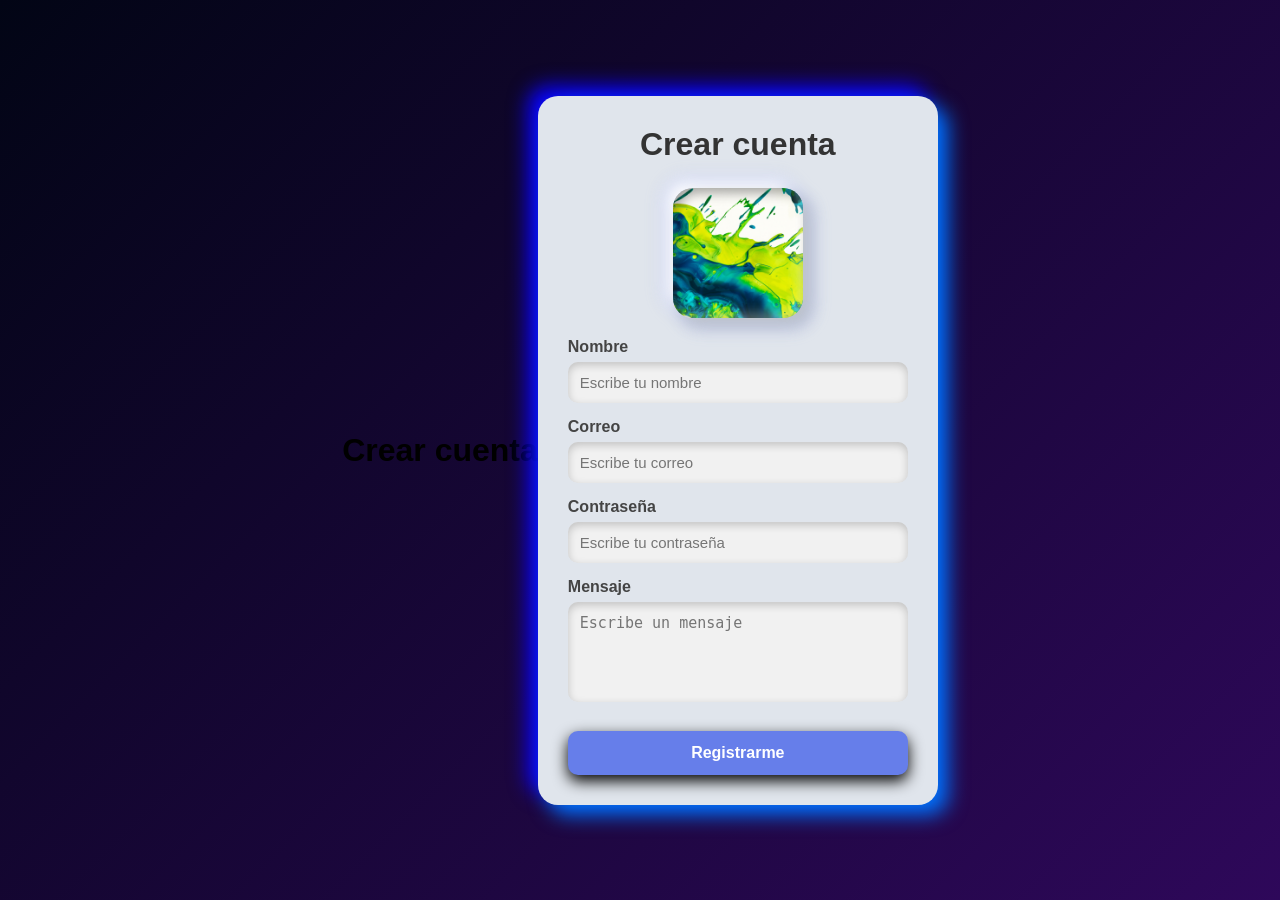
<file: index.html>
<!DOCTYPE html>
<html lang="es">
<head>
    <meta charset="UTF-8">
    <meta name="viewport" content="width=device-width, initial-scale=1.0">
    <title>Formulario con sombras</title>
    <link rel="stylesheet" href="style.css">
</head>

<body>

   

<h1>Crear cuenta</h1>

    <form class="formulario">


        <h1>Crear cuenta</h1>

         <div class="imagen-formulario">
    <img src="imagen.jpg" alt="Imagen del formulario">
</div>

        <label for="nombre">Nombre</label>
        <input type="text" id="nombre" placeholder="Escribe tu nombre">

        <label for="correo">Correo</label>
        <input type="email" id="correo" placeholder="Escribe tu correo">

        <label for="password">Contraseña</label>
        <input type="password" id="password" placeholder="Escribe tu contraseña">

        <label for="mensaje">Mensaje</label>
        <textarea id="mensaje" placeholder="Escribe un mensaje"></textarea>

        <button type="submit">Registrarme</button>


    </form>

</body>
</html>
</file>
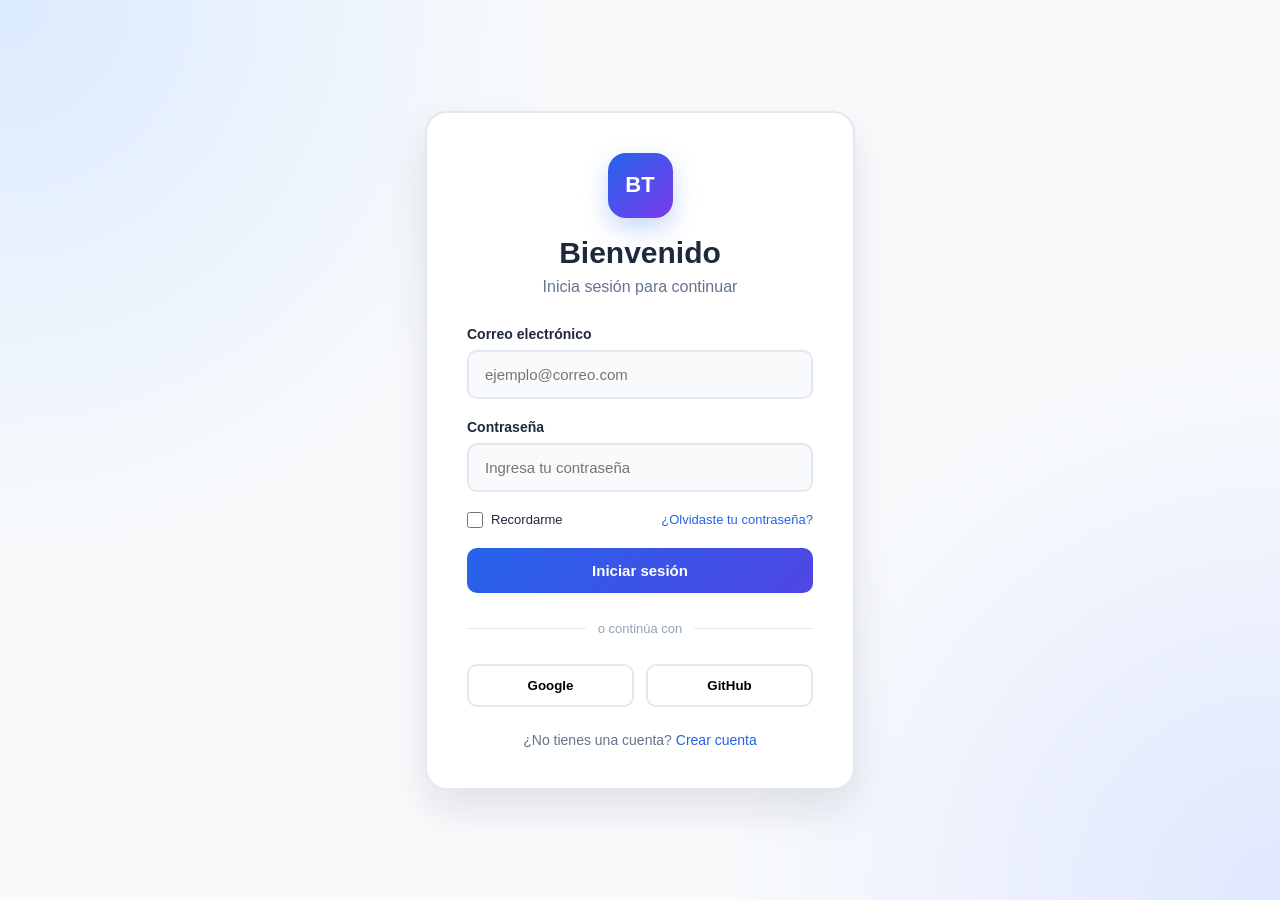
<file: pseudo_codigo/index.html>
<!DOCTYPE html>
<html lang="es">
<head>
    <meta charset="UTF-8">
    <meta name="viewport" content="width=device-width, initial-scale=1.0">

    <title>Login - Mi Proyecto</title>

    <link rel="stylesheet" href="style.css">
</head>

<body>

    <main class="contenedor">

        <section class="login-card">

            <div class="login-header">
                <div class="logo">BT</div>

                <h1>Bienvenido</h1>

                <p>
                    Inicia sesión para continuar
                </p>
            </div>

            <form class="login-form">

                <div class="campo">
                    <label for="correo">
                        Correo electrónico
                    </label>

                    <input
                        type="email"
                        id="correo"
                        name="correo"
                        placeholder="ejemplo@correo.com"
                        required
                    >
                </div>

                <div class="campo">
                    <label for="password">
                        Contraseña
                    </label>

                    <input
                        type="password"
                        id="password"
                        name="password"
                        placeholder="Ingresa tu contraseña"
                        required
                    >
                </div>

                <div class="opciones">

                    <label class="recordar">
                        <input type="checkbox">
                        <span>Recordarme</span>
                    </label>

                    <a href="#">¿Olvidaste tu contraseña?</a>

                </div>

                <button class="btn-login" type="submit">
                    Iniciar sesión
                </button>

            </form>

            <div class="separador">
                <span>o continúa con</span>
            </div>

            <div class="redes">

                <button class="btn-social" type="button">
                    Google
                </button>

                <button class="btn-social" type="button">
                    GitHub
                </button>

            </div>

            <p class="registro">
                ¿No tienes una cuenta?
                <a href="#">Crear cuenta</a>
            </p>

        </section>

    </main>

</body>
</html>
</file>
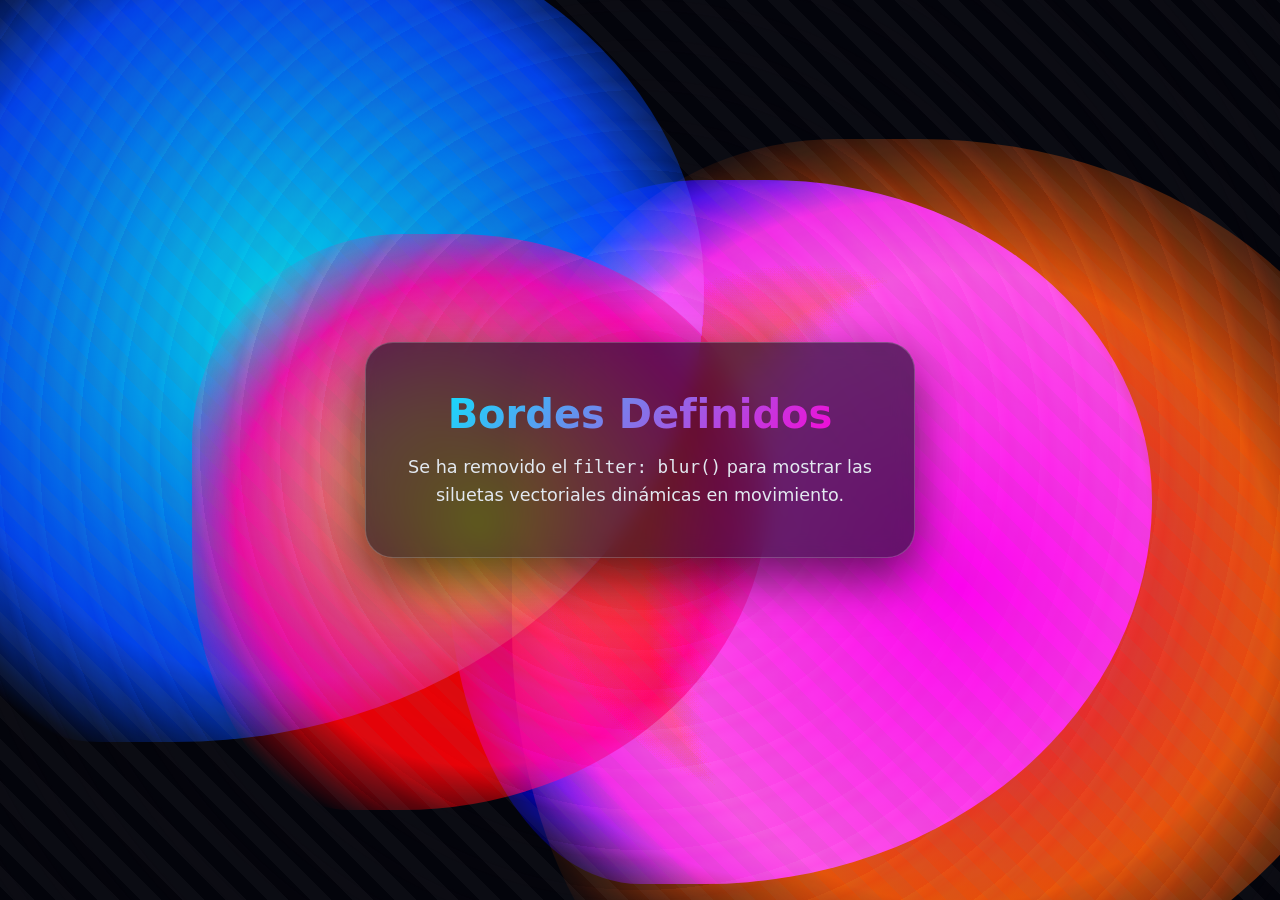
<file: ejer2.html>
<!DOCTYPE html>
<html lang="es">
<head>
  <meta charset="UTF-8">
  <meta name="viewport" content="width=device-width, initial-scale=1.0">
  <title>Fondo ULTRA Animado - Sin Desenfoque</title>
  <style>
    /* === RESET === */
    * {
      box-sizing: border-box;
      margin: 0;
      padding: 0;
    }

    body {
      font-family: 'Segoe UI', system-ui, sans-serif;
      background-color: #020208;
      color: #ffffff;
      min-height: 100vh;
      overflow: hidden;
      display: flex;
      justify-content: center;
      align-items: center;
    }

    /* === CONTENEDOR PRINCIPAL DEL FONDO === */
    .animated-bg {
      position: fixed;
      top: 0;
      left: 0;
      width: 100vw;
      height: 100vh;
      z-index: -1;
      background: #03030a;
      overflow: hidden;
      animation: canvasZoom 18s ease-in-out infinite alternate;
    }

    /* === ESTILO BASE DE LOS MANCHONES / ORBES (SIN BLUR) === */
    .blob {
      position: absolute;
      border-radius: 40% 60% 70% 30% / 40% 50% 60% 50%;
      /* filter: blur(50px); SE ELIMINA EL DESENFOQUE PARA VER LOS BORDES DEFINIDOS */
      pointer-events: none;
      opacity: 0.9;
    }

    /* 1. Orbe Cyan Eléctrico */
    .blob-cyan {
      top: -10%;
      left: -10%;
      width: 65vw;
      height: 65vw;
      background: radial-gradient(circle, #00f0ff 0%, #0044ff 60%, transparent 80%);
      mix-blend-mode: screen;
      animation: 
        morph 12s ease-in-out infinite alternate,
        moveCyan 16s ease-in-out infinite alternate,
        spin 25s linear infinite;
    }

    /* 2. Orbe Fuego / Naranja Neón */
    .blob-orange {
      bottom: -15%;
      right: -10%;
      width: 70vw;
      height: 70vw;
      background: radial-gradient(circle, #ff0055 0%, #ff5500 50%, transparent 80%);
      mix-blend-mode: screen;
      animation: 
        morph 15s ease-in-out infinite alternate-reverse,
        moveOrange 20s ease-in-out infinite alternate-reverse,
        spinReverse 30s linear infinite;
    }

    /* 3. Orbe Magenta / Violeta Intenso */
    .blob-magenta {
      top: 20%;
      right: 10%;
      width: 55vw;
      height: 55vw;
      background: radial-gradient(circle, #ff00d4 0%, #7000ff 70%, transparent 85%);
      mix-blend-mode: color-dodge;
      animation: 
        morph 10s ease-in-out infinite alternate,
        moveMagenta 14s ease-in-out infinite alternate;
    }

    /* 4. Orbe Amarillo / Neón Central */
    .blob-yellow {
      bottom: 10%;
      left: 15%;
      width: 45vw;
      height: 45vw;
      background: radial-gradient(circle, #ffe600 0%, #ff0055 60%, transparent 80%);
      mix-blend-mode: hard-light;
      animation: 
        morph 14s ease-in-out infinite alternate-reverse,
        moveYellow 18s ease-in-out infinite alternate;
    }

    /* === CAPAS DE TEXTURA === */

    /* Rejilla de ondas giratorias */
    .wave-grid {
      position: absolute;
      width: 250%;
      height: 250%;
      top: -75%;
      left: -75%;
      background: repeating-radial-gradient(
        circle at 50% 50%,
        rgba(255, 255, 255, 0.12) 0px,
        transparent 10px,
        rgba(0, 240, 255, 0.08) 20px,
        transparent 40px
      );
      mix-blend-mode: overlay;
      animation: spin 35s linear infinite, gridPulse 8s ease-in-out infinite alternate;
      pointer-events: none;
    }

    /* Líneas diagonales deslizantes */
    .sliding-lines {
      position: absolute;
      width: 200%;
      height: 200%;
      top: -50%;
      left: -50%;
      background: repeating-linear-gradient(
        45deg,
        rgba(255, 255, 255, 0.04) 0px,
        rgba(255, 255, 255, 0.04) 15px,
        transparent 15px,
        transparent 30px
      );
      mix-blend-mode: difference;
      animation: slideLines 20s linear infinite;
      pointer-events: none;
    }

    /* === KEYFRAMES === */

    @keyframes morph {
      0% {
        border-radius: 40% 60% 70% 30% / 40% 50% 60% 50%;
      }
      34% {
        border-radius: 70% 30% 50% 50% / 30% 60% 40% 70%;
      }
      67% {
        border-radius: 30% 70% 30% 70% / 70% 30% 70% 30%;
      }
      100% {
        border-radius: 60% 40% 60% 40% / 50% 60% 30% 70%;
      }
    }

    @keyframes moveCyan {
      0% { transform: translate(0, 0) scale(1); }
      50% { transform: translate(25vw, 20vh) scale(1.2); }
      100% { transform: translate(-10vw, 35vh) scale(0.85); }
    }

    @keyframes moveOrange {
      0% { transform: translate(0, 0) scale(1); }
      50% { transform: translate(-30vw, -25vh) scale(1.25); }
      100% { transform: translate(10vw, -40vh) scale(0.9); }
    }

    @keyframes moveMagenta {
      0% { transform: translate(0, 0) scale(0.9); }
      50% { transform: translate(-20vw, 15vh) scale(1.3); }
      100% { transform: translate(15vw, -20vh) scale(0.95); }
    }

    @keyframes moveYellow {
      0% { transform: translate(0, 0) scale(1); }
      50% { transform: translate(20vw, -30vh) scale(1.15); }
      100% { transform: translate(-15vw, 10vh) scale(0.8); }
    }

    @keyframes spin {
      0% { transform: rotate(0deg); }
      100% { transform: rotate(360deg); }
    }

    @keyframes spinReverse {
      0% { transform: rotate(360deg); }
      100% { transform: rotate(0deg); }
    }

    @keyframes slideLines {
      0% { transform: translate(0, 0); }
      100% { transform: translate(50px, 50px); }
    }

    @keyframes canvasZoom {
      0% { transform: scale(1); }
      100% { transform: scale(1.08); }
    }

    @keyframes gridPulse {
      0% { opacity: 0.3; }
      100% { opacity: 0.8; }
    }

    /* === TARJETA === */
    .glass-card {
      position: relative;
      background: rgba(8, 12, 28, 0.6);
      backdrop-filter: blur(10px);
      -webkit-backdrop-filter: blur(10px);
      border: 1.5px solid rgba(255, 255, 255, 0.2);
      border-radius: 28px;
      padding: 3rem 2.5rem;
      max-width: 550px;
      text-align: center;
      box-shadow: 0 20px 50px rgba(0, 0, 0, 0.6);
    }

    .glass-card h1 {
      font-size: 2.5rem;
      font-weight: 900;
      margin-bottom: 1rem;
      background: linear-gradient(135deg, #00f0ff, #ff00d4, #ffe600);
      background-size: 200% auto;
      -webkit-background-clip: text;
      -webkit-text-fill-color: transparent;
      
    }

    .glass-card p {
      color: #e2e8f0;
      font-size: 1.1rem;
      line-height: 1.6;
    }
  </style>
</head>
<body>

  <div class="animated-bg">
    <div class="blob blob-cyan"></div>
    <div class="blob blob-orange"></div>
    <div class="blob blob-magenta"></div>
    <div class="blob blob-yellow"></div>
    <div class="wave-grid"></div>
    <div class="sliding-lines"></div>
  </div>

  <main class="glass-card">
    <h1>Bordes Definidos</h1>
    <p>
      Se ha removido el <code>filter: blur()</code> para mostrar las siluetas vectoriales dinámicas en movimiento.
    </p>
  </main>

</body>
</html>
</file>
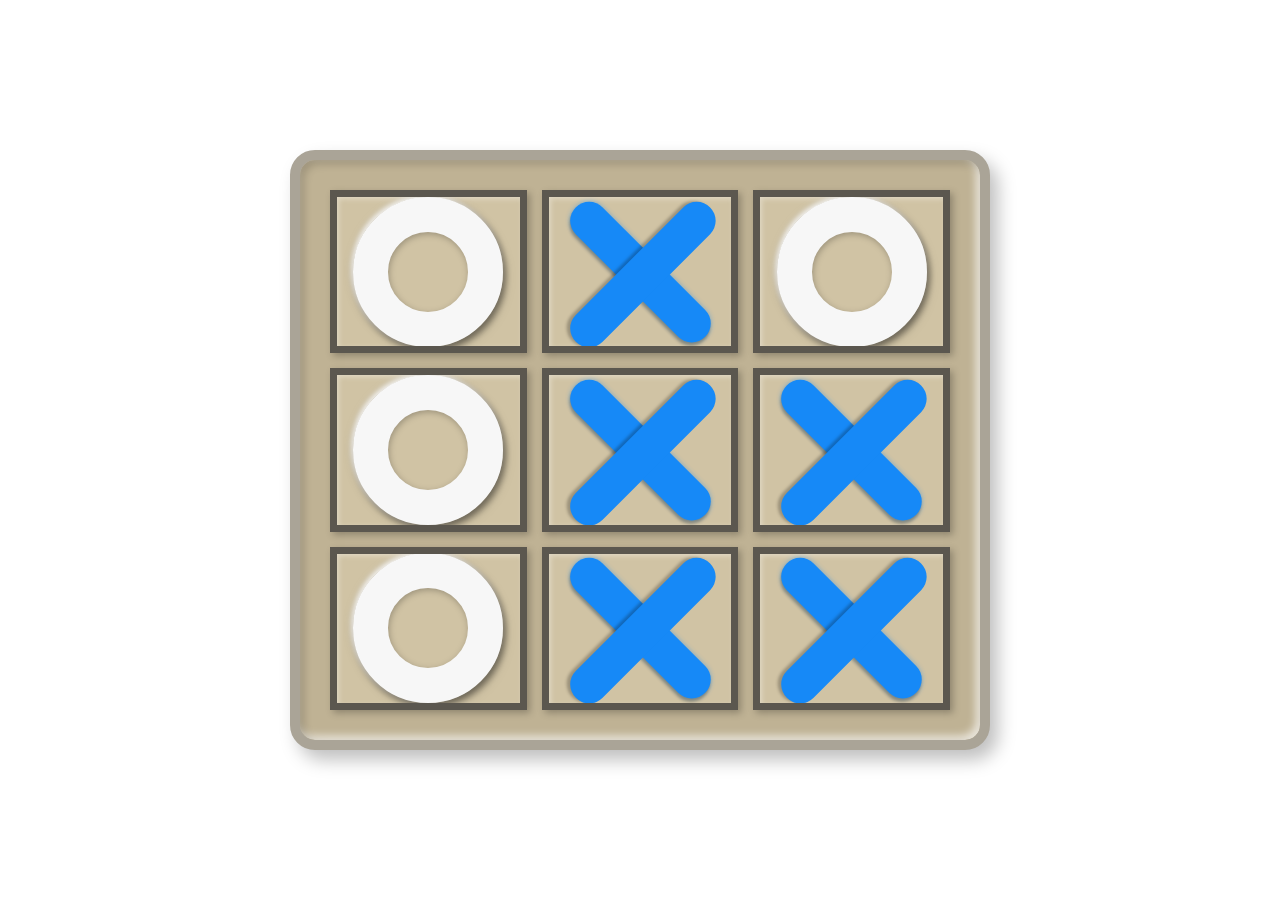
<file: ejercicio.html>
<!DOCTYPE html>
<html lang="es">
<head>
    <meta charset="UTF-8">
    <meta name="viewport" content="width=device-width, initial-scale=1.0">

    <title>Tres en Raya</title>

    <link rel="stylesheet" href="ejercicio.css">
</head>

<body>

    <main class="tablero">

        <div class="casilla">
            <div class="o"></div>
        </div>

        <div class="casilla">
            <div class="x"></div>
        </div>

        <div class="casilla">
            <div class="o"></div>
        </div>


        <div class="casilla">
            <div class="o"></div>
        </div>

        <div class="casilla">
            <div class="x"></div>
        </div>

        <div class="casilla">
            <div class="x"></div>
        </div>


        <div class="casilla">
            <div class="o"></div>
        </div>

        <div class="casilla">
            <div class="x"></div>
        </div>

        <div class="casilla">
            <div class="x"></div>
        </div>

    </main>

</body>
</html>
</file>
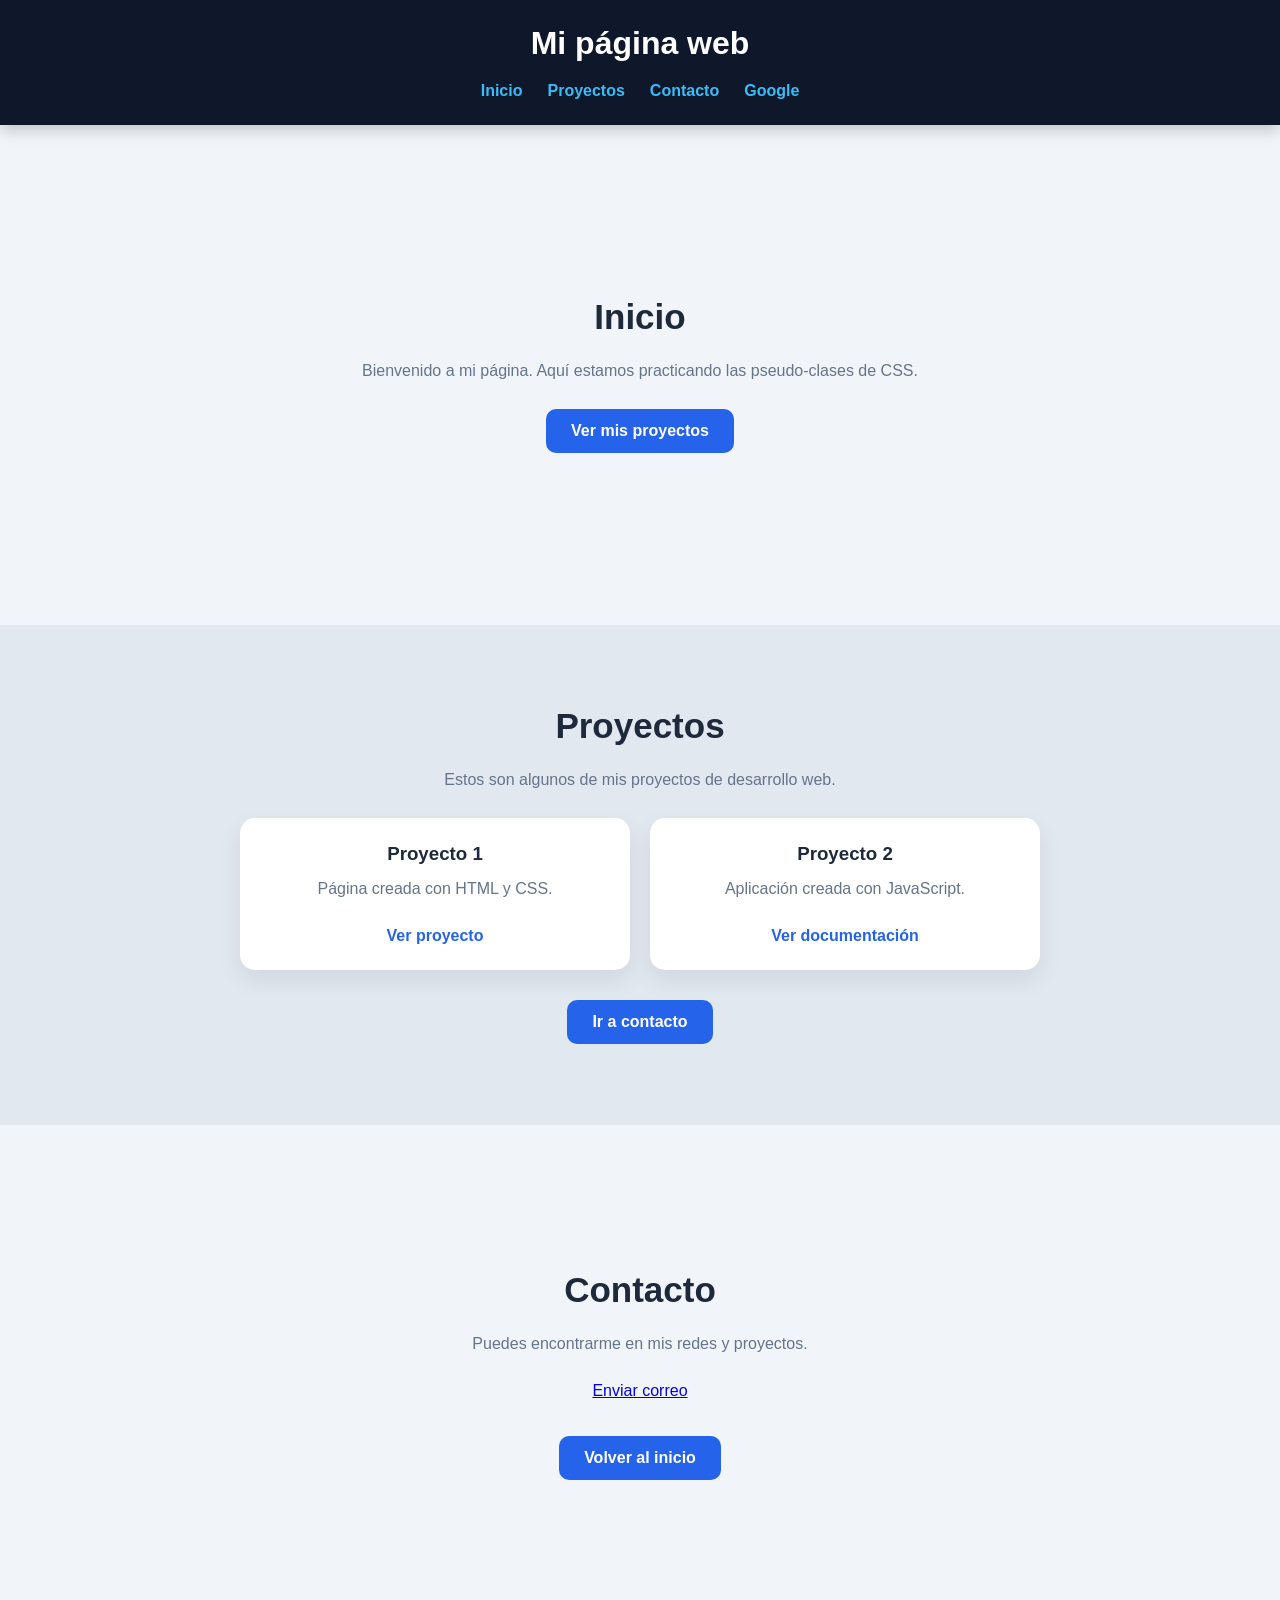
<file: pseudo_codigo/ej2.html>
<!DOCTYPE html>
<html lang="es">
<head>
    <meta charset="UTF-8">
    <meta name="viewport" content="width=device-width, initial-scale=1.0">

    <title>Pseudo-clases de enlaces</title>

    <link rel="stylesheet" href="ej.css">
</head>

<body>

    <header class="header">

        <h1>Mi página web</h1>

        <nav>
            <a href="#inicio">Inicio</a>
            <a href="#proyectos">Proyectos</a>
            <a href="#contacto">Contacto</a>

            <a href="https://www.google.com" target="_blank">
                Google
            </a>
        </nav>

    </header>


    <main>

        <!-- ========================= -->
        <!-- INICIO -->
        <!-- ========================= -->

        <section id="inicio" class="seccion">

            <h2>Inicio</h2>

            <p>
                Bienvenido a mi página. Aquí estamos
                practicando las pseudo-clases de CSS.
            </p>

            <a href="#proyectos" class="boton">
                Ver mis proyectos
            </a>

        </section>


        <!-- ========================= -->
        <!-- PROYECTOS -->
        <!-- ========================= -->

        <section id="proyectos" class="seccion">

            <h2>Proyectos</h2>

            <p>
                Estos son algunos de mis proyectos
                de desarrollo web.
            </p>

            <div class="proyectos">

                <article>
                    <h3>Proyecto 1</h3>
                    <p>Página creada con HTML y CSS.</p>
                    <a href="https://github.com">
                        Ver proyecto
                    </a>
                </article>

                <article>
                    <h3>Proyecto 2</h3>
                    <p>Aplicación creada con JavaScript.</p>
                    <a href="https://developer.mozilla.org">
                        Ver documentación
                    </a>
                </article>

            </div>

            <a href="#contacto" class="boton">
                Ir a contacto
            </a>

        </section>


        <!-- ========================= -->
        <!-- CONTACTO -->
        <!-- ========================= -->

        <section id="contacto" class="seccion">

            <h2>Contacto</h2>

            <p>
                Puedes encontrarme en mis redes
                y proyectos.
            </p>

            <a href="mailto:correo@ejemplo.com">
                Enviar correo
            </a>

            <br><br>

            <a href="#inicio" class="boton">
                Volver al inicio
            </a>

        </section>

    </main>

</body>
</html>
</file>
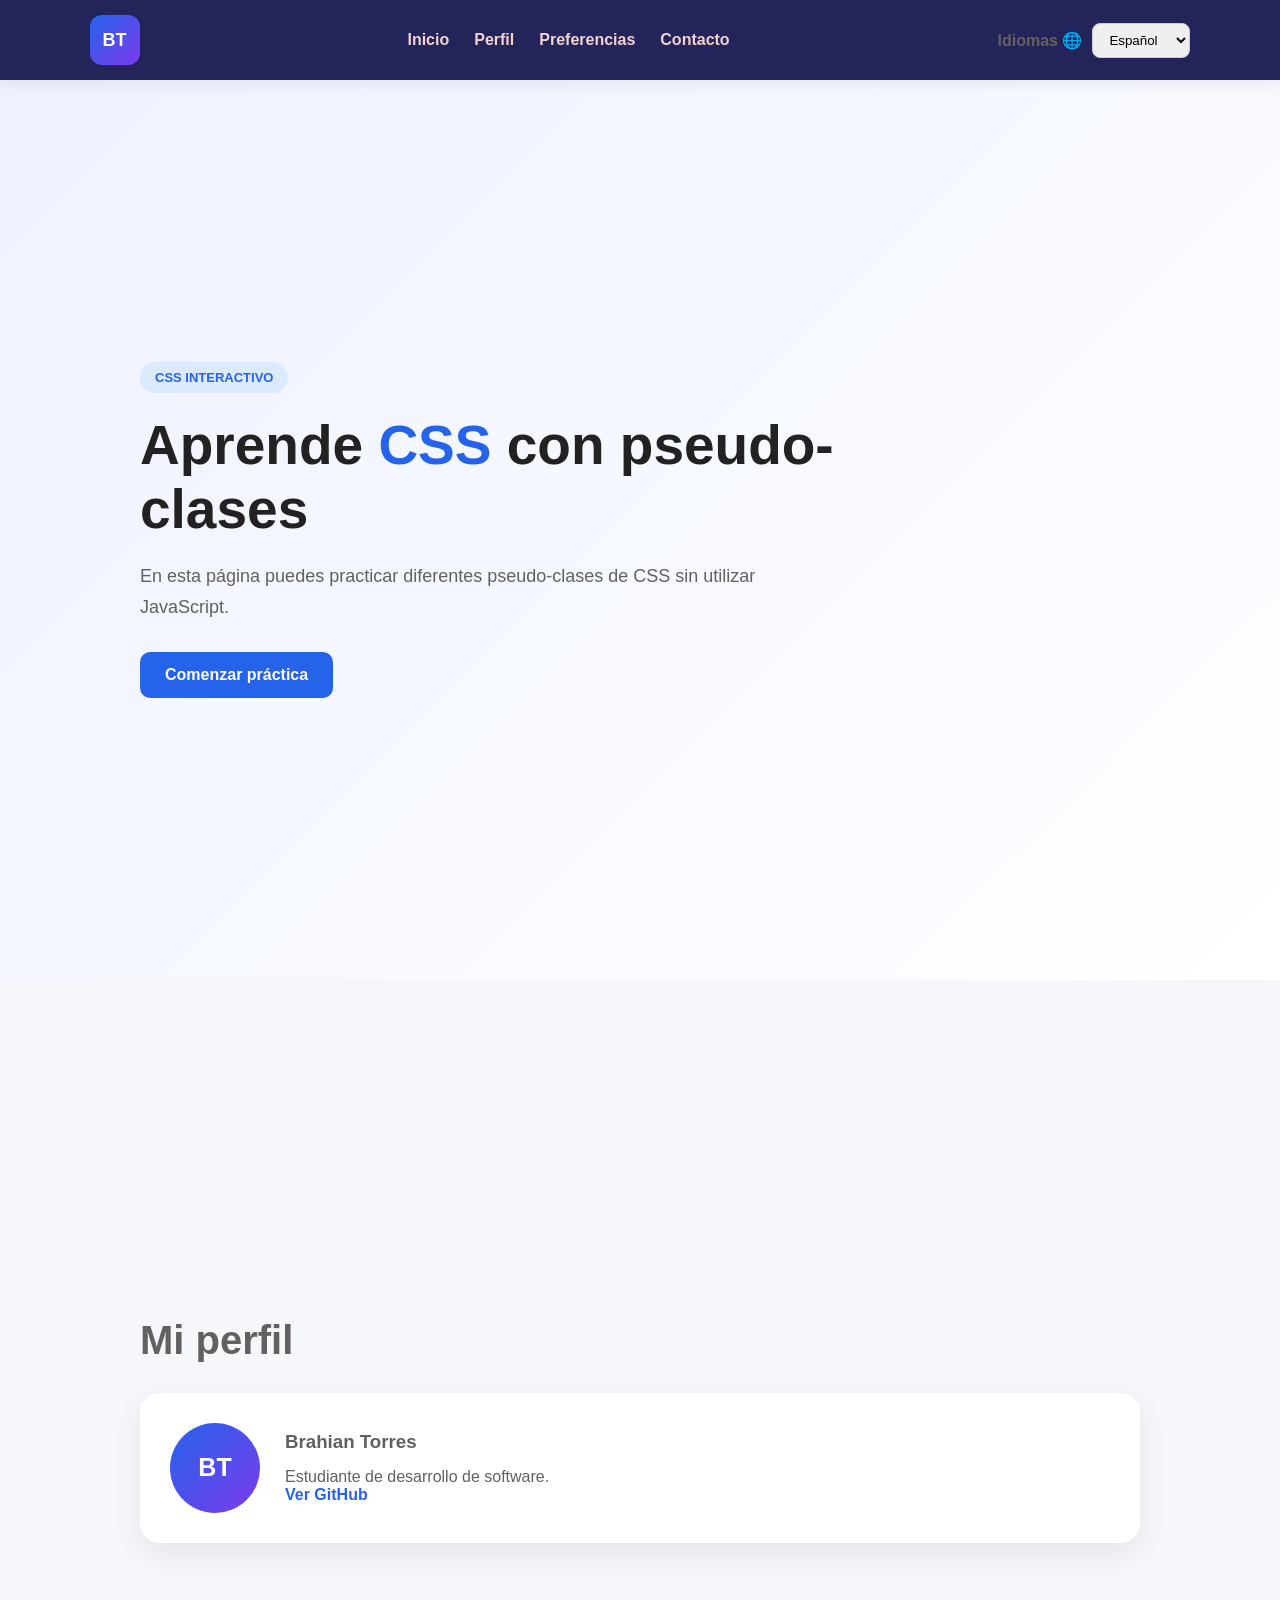
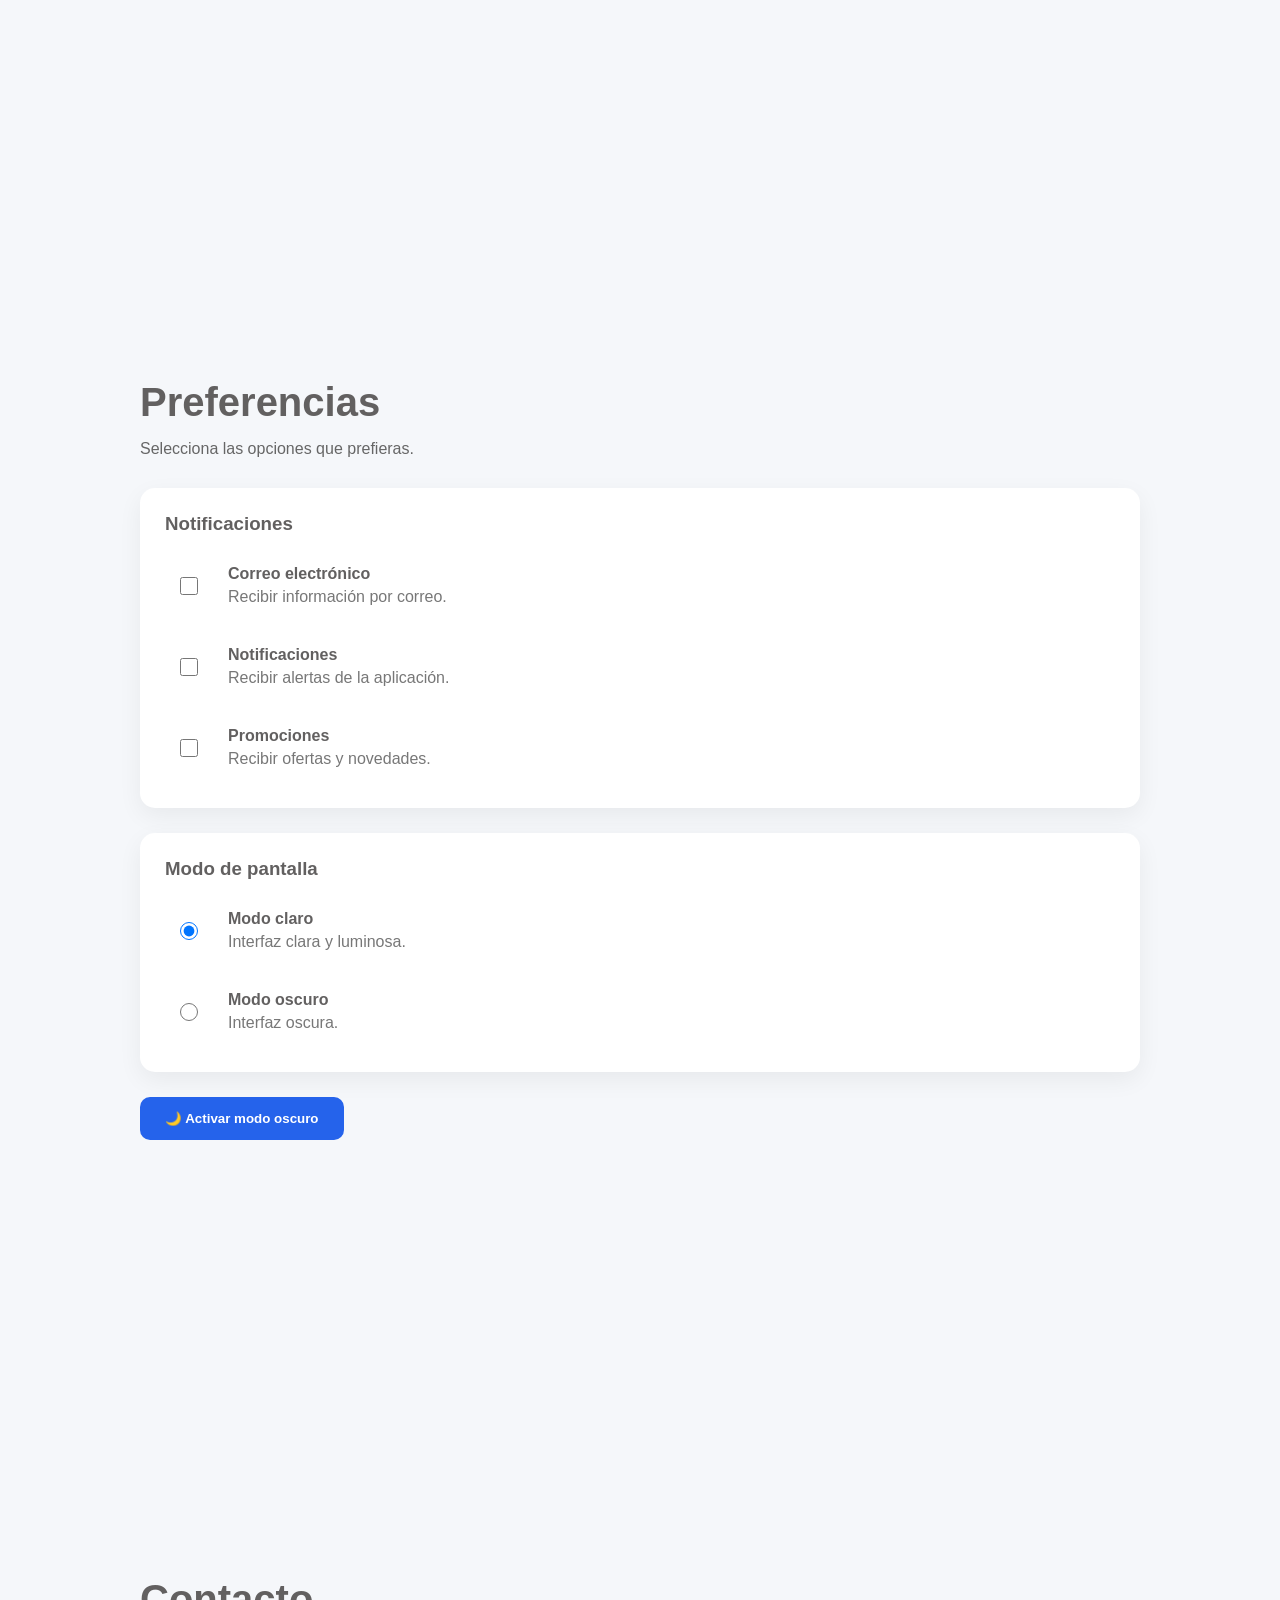
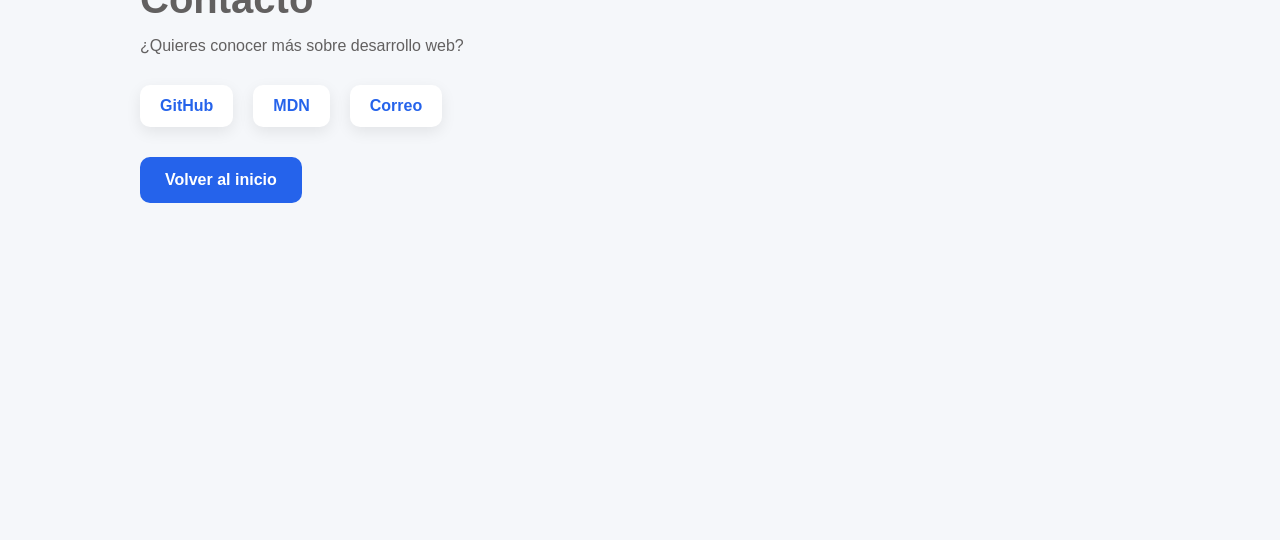
<file: pseudo_codigo/ej3.html>
<!DOCTYPE html>
<html lang="es">

<head>
    <meta charset="UTF-8">
    <meta name="viewport" content="width=device-width, initial-scale=1.0">

    <title>Práctica de Pseudo-clases CSS</title>

    <link rel="stylesheet" href="ej3.css">
    <script src="ej3.js" ></script>
</head>

<body>

    <!-- ============================== -->
    <!-- HEADER -->
    <!-- ============================== -->

    <header class="header">

        <div class="logo">
            BT
        </div>

        <nav class="nav">

            <a href="#inicio" data-i18n="inicio">
                Inicio
            </a>

            <a href="#perfil" data-i18n="perfil">
                Perfil
            </a>

            <a href="#preferencias" data-i18n="preferencias">
                Preferencias
            </a>

            <a href="#contacto" data-i18n="contacto">
                Contacto
            </a>

        </nav>


        <!-- IDIOMA -->

        <div class="selector-idioma">

            <label for="idioma" data-i18n="idiomas">
                Idiomas 🌐
            </label>

            <select id="idioma">

                <option value="es">
                    Español
                </option>

                <option value="en">
                    English
                </option>

                <option value="fr">
                    Français
                </option>

                <option value="ar">
                    العربية
                </option>

            </select>

        </div>

    </header>


    <!-- ============================== -->
    <!-- CONTENIDO -->
    <!-- ============================== -->

    <main>


        <!-- ========================== -->
        <!-- INICIO -->
        <!-- ========================== -->

        <section id="inicio" class="seccion inicio">

            <div class="contenido">

                <span class="etiqueta" data-i18n="etiqueta">
                    CSS INTERACTIVO
                </span>

                <h1>
                    <span data-i18n="aprende">
                        Aprende
                    </span>

                    <span>CSS</span>

                    <span data-i18n="pseudo">
                        con pseudo-clases
                    </span>
                </h1>

                <p data-i18n="descripcionInicio">
                    En esta página puedes practicar diferentes
                    pseudo-clases de CSS sin utilizar JavaScript.
                </p>

                <a href="#preferencias"
                   class="boton"
                   data-i18n="comenzar">
                    Comenzar práctica
                </a>

            </div>

        </section>


        <!-- ========================== -->
        <!-- PERFIL -->
        <!-- ========================== -->

        <section id="perfil" class="seccion">

            <div class="contenido">

                <h2 data-i18n="miPerfil">
                    Mi perfil
                </h2>

                <div class="perfil-card">

                    <div class="avatar">
                        BT
                    </div>

                    <div>

                        <h3>
                            Brahian Torres
                        </h3>

                        <p data-i18n="estudiante">
                            Estudiante de desarrollo de software.
                        </p>

                        <a href="https://github.com"
                           target="_blank"
                           data-i18n="verGithub">
                            Ver GitHub
                        </a>

                    </div>

                </div>

            </div>

        </section>


        <!-- ========================== -->
        <!-- PREFERENCIAS -->
        <!-- ========================== -->

        <section id="preferencias" class="seccion">

            <div class="contenido">

                <h2 data-i18n="tituloPreferencias">
                    Preferencias
                </h2>

                <p class="descripcion"
                   data-i18n="descripcionPreferencias">
                    Selecciona las opciones que prefieras.
                </p>


                <!-- CHECKBOX -->

                <div class="grupo">

                    <h3 data-i18n="notificaciones">
                        Notificaciones
                    </h3>


                    <label class="opcion">

                        <input type="checkbox"
                               name="correo">

                        <span class="check"></span>

                        <div>

                            <strong data-i18n="correo">
                                Correo electrónico
                            </strong>

                            <p data-i18n="descripcionCorreo">
                                Recibir información por correo.
                            </p>

                        </div>

                    </label>


                    <label class="opcion">

                        <input type="checkbox"
                               name="notificaciones">

                        <span class="check"></span>

                        <div>

                            <strong data-i18n="alertas">
                                Notificaciones
                            </strong>

                            <p data-i18n="descripcionAlertas">
                                Recibir alertas de la aplicación.
                            </p>

                        </div>

                    </label>


                    <label class="opcion">

                        <input type="checkbox"
                               name="promociones">

                        <span class="check"></span>

                        <div>

                            <strong data-i18n="promociones">
                                Promociones
                            </strong>

                            <p data-i18n="descripcionPromociones">
                                Recibir ofertas y novedades.
                            </p>

                        </div>

                    </label>

                </div>


                <!-- MODO -->

                <div class="grupo">

                    <h3 data-i18n="modoPantalla">
                        Modo de pantalla
                    </h3>


                    <label class="opcion">

                        <input type="radio"
                               name="modo"
                               value="claro"
                               checked>

                        <span class="radio"></span>

                        <div>

                            <strong data-i18n="modoClaro">
                                Modo claro
                            </strong>

                            <p data-i18n="descripcionClaro">
                                Interfaz clara y luminosa.
                            </p>

                        </div>

                    </label>


                    <label class="opcion">

                        <input type="radio"
                               name="modo"
                               value="oscuro">

                        <span class="radio"></span>

                        <div>

                            <strong data-i18n="modoOscuro">
                                Modo oscuro
                            </strong>

                            <p data-i18n="descripcionOscuro">
                                Interfaz oscura.
                            </p>

                        </div>

                    </label>

                </div>


                <!-- BOTÓN -->

                <button class="guardar"
                        id="botonTema"
                        data-i18n="activarOscuro">

                    🌙 Activar modo oscuro

                </button>

            </div>

        </section>


        <!-- ========================== -->
        <!-- CONTACTO -->
        <!-- ========================== -->

        <section id="contacto"
                 class="seccion">

            <div class="contenido">

                <h2 data-i18n="contactoTitulo">
                    Contacto
                </h2>

                <p data-i18n="contactoDescripcion">
                    ¿Quieres conocer más sobre desarrollo web?
                </p>


                <div class="enlaces">

                    <a href="https://github.com"
                       target="_blank">
                        GitHub
                    </a>

                    <a href="https://developer.mozilla.org"
                       target="_blank">
                        MDN
                    </a>

                    <a href="mailto:correo@ejemplo.com"
                       data-i18n="correoLink">
                        Correo
                    </a>

                </div>


                <a href="#inicio"
                   class="boton"
                   data-i18n="volver">

                    Volver al inicio

                </a>

            </div>

        </section>

    </main>

</body>

</html>
</file>
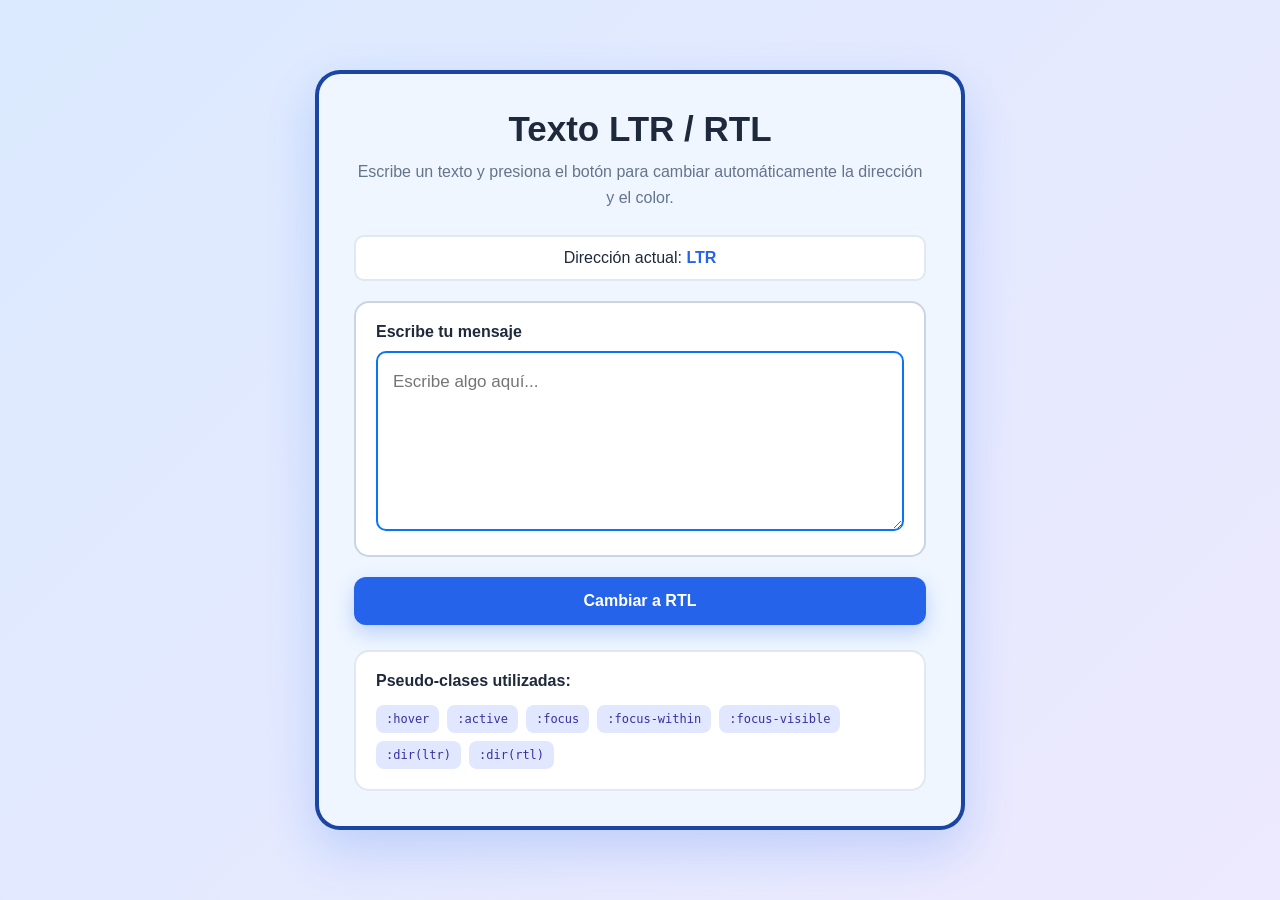
<file: pseudo_codigo/ej4.html>
<!DOCTYPE html>
<html lang="es" dir="ltr">

<head>
    <meta charset="UTF-8">
    <meta name="viewport" content="width=device-width, initial-scale=1.0">

    <title>LTR y RTL automático</title>

    <link rel="stylesheet" href="ej4.css">
</head>

<body>

    <main class="contenedor">

        <section class="caja">

            <h1>
                Texto LTR / RTL
            </h1>

            <p>
                Escribe un texto y presiona el botón
                para cambiar automáticamente la dirección y el color.
            </p>


            <!-- ESTADO -->

            <div class="estado">

                Dirección actual:

                <strong id="direccionTexto">
                    LTR
                </strong>

            </div>


            <!-- CAJA DE TEXTO -->

            <div class="campo">

                <label for="mensaje">
                    Escribe tu mensaje
                </label>

                <textarea
                    id="mensaje"
                    placeholder="Escribe algo aquí..."
                ></textarea>

            </div>


            <!-- BOTÓN -->

            <button
                id="botonDireccion"
                class="boton"
            >
                Cambiar a RTL
            </button>


            <!-- INFORMACIÓN -->

            <div class="resultado">

                <strong>
                    Pseudo-clases utilizadas:
                </strong>

                <div class="lista">

                    <span>:hover</span>

                    <span>:active</span>

                    <span>:focus</span>

                    <span>:focus-within</span>

                    <span>:focus-visible</span>

                    <span>:dir(ltr)</span>

                    <span>:dir(rtl)</span>

                </div>

            </div>

        </section>

    </main>


    <script>

        // =================================
        // ELEMENTOS
        // =================================

        const boton =
            document.getElementById("botonDireccion");

        const direccionTexto =
            document.getElementById("direccionTexto");


        // =================================
        // CAMBIAR DIRECCIÓN
        // =================================

        boton.addEventListener(
            "click",
            function () {

                const html =
                    document.documentElement;


                // =================================
                // SI ESTÁ EN LTR
                // =================================

                if (html.dir === "ltr") {

                    html.dir = "rtl";

                    direccionTexto.textContent = "RTL";

                    boton.textContent =
                        "Cambiar a LTR";

                }


                // =================================
                // SI ESTÁ EN RTL
                // =================================

                else {

                    html.dir = "ltr";

                    direccionTexto.textContent = "LTR";

                    boton.textContent =
                        "Cambiar a RTL";

                }

            }
        );

    </script>

</body>

</html>
</file>
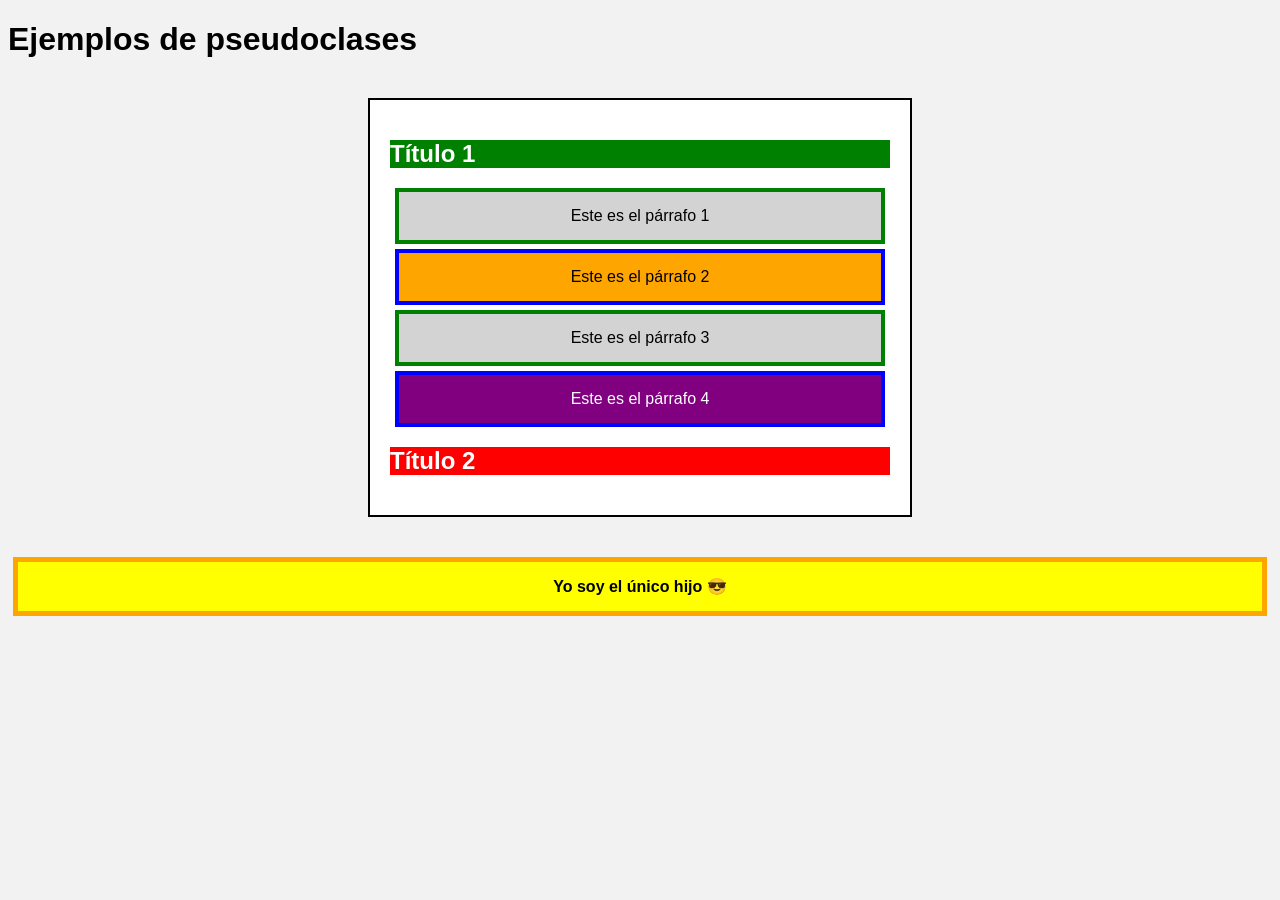
<file: pseudo_codigo/ej5.html>
<!DOCTYPE html>
<html lang="es">
<head>
    <meta charset="UTF-8">
    <meta name="viewport" content="width=device-width, initial-scale=1.0">

    <title>Pseudoclases CSS</title>

    <link rel="stylesheet" href="ej5.css">
</head>

<body>

    <h1>Ejemplos de pseudoclases</h1>

    <div class="contenedor">

        <h2>Título 1</h2>

        <p>Este es el párrafo 1</p>
        <p>Este es el párrafo 2</p>
        <p>Este es el párrafo 3</p>
        <p>Este es el párrafo 4</p>

        <h2>Título 2</h2>

    </div>

    <!-- Ejemplo de :only-child -->
    <div class="ejemplo-only">
        <p>Yo soy el único hijo 😎</p>
    </div>

</body>
</html>
</file>
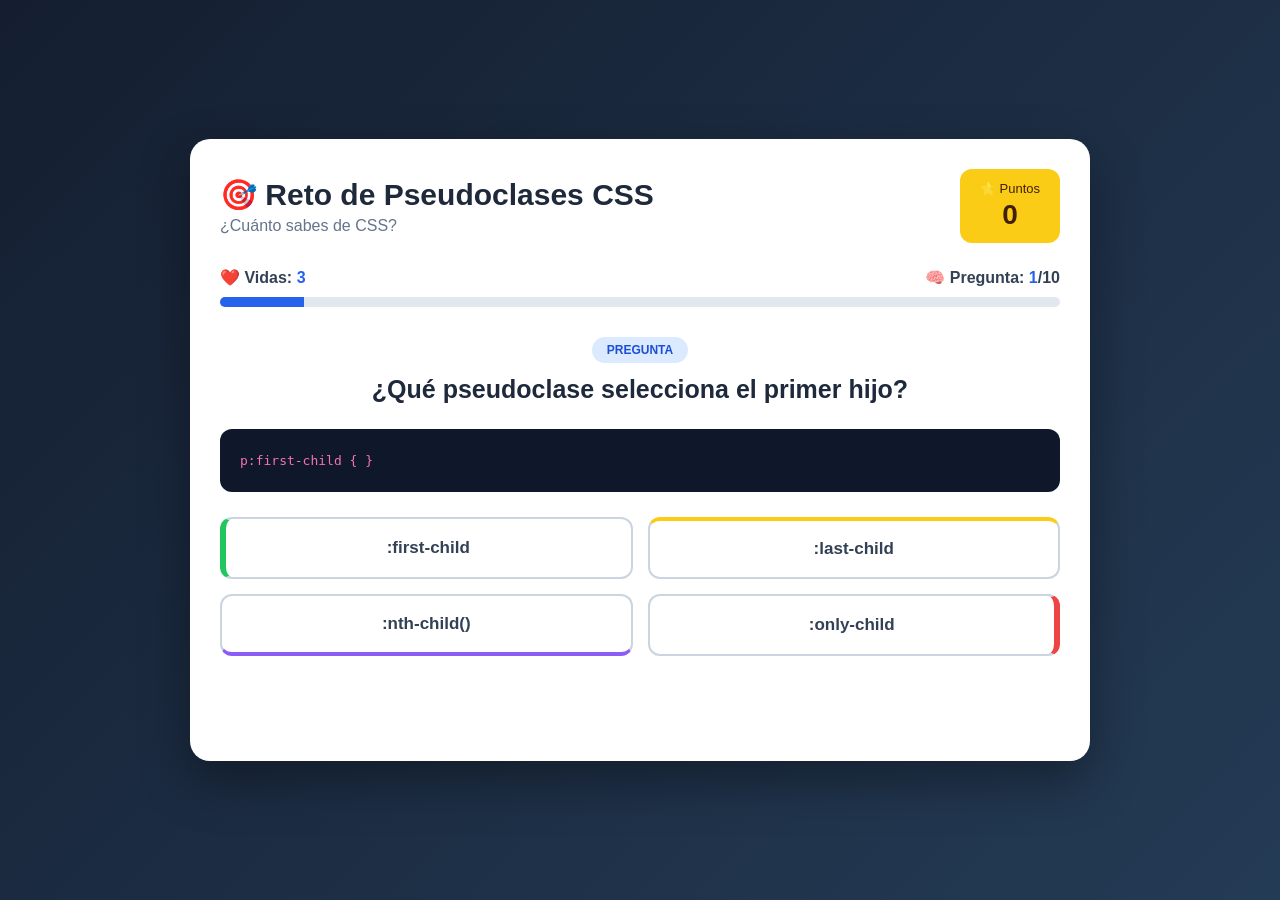
<file: pseudo_codigo/juego.html>
<!DOCTYPE html>
<html lang="es">

<head>
    <meta charset="UTF-8">
    <meta name="viewport" content="width=device-width, initial-scale=1.0">

    <title>Reto de Pseudoclases CSS</title>

    <link rel="stylesheet" href="juego.css">
</head>

<body>

    <div class="juego">

        <!-- ENCABEZADO -->
        <header class="encabezado">

            <div>
                <h1>🎯 Reto de Pseudoclases CSS</h1>
                <p>¿Cuánto sabes de CSS?</p>
            </div>

            <div class="marcador">
                <span>⭐ Puntos</span>
                <strong id="puntos">0</strong>
            </div>

        </header>


        <!-- INFORMACIÓN DEL JUEGO -->
        <section class="informacion">

            <div class="dato">
                ❤️ Vidas:
                <span id="vidas">3</span>
            </div>

            <div class="dato">
                🧠 Pregunta:
                <span id="numeroPregunta">1</span>/10
            </div>

        </section>


        <!-- BARRA DE PROGRESO -->
        <div class="barra-contenedor">
            <div id="barraProgreso"></div>
        </div>


        <!-- PREGUNTA -->
        <main class="contenido">

            <div class="pregunta">

                <span class="etiqueta">PREGUNTA</span>

                <h2 id="textoPregunta">
                    ¿Qué pseudoclase selecciona el primer elemento?
                </h2>

            </div>


           <!-- EJEMPLO VISUAL -->
            <div class="ejemplo">

                

                <div class="codigo">

                    <span class="selector">.caja</span>
                    <span> p</span>
                    <span class="pseudoclase">:first-child</span>
                    <span> {</span>

                    <br>

                    <span class="propiedad">
                        background-color: green;
                    </span>

                    <br>

                    <span>}</span>

                </div>

            </div>


            <!-- OPCIONES -->
            <div class="opciones" id="opciones">

                <!-- JavaScript colocará las opciones aquí -->

            </div>


            <!-- MENSAJE -->
            <div id="mensaje" class="mensaje"></div>


            <!-- BOTÓN SIGUIENTE -->
            <button id="siguiente" class="btn-siguiente">
                Siguiente pregunta ➜
            </button>

        </main>


        <!-- PANTALLA FINAL -->
        <section id="resultado" class="resultado oculto">

            <div class="trofeo">🏆</div>

            <h2>¡Juego terminado!</h2>

            <p>Tu puntuación fue:</p> 

            <div class="puntuacion-final">
                <span id="puntuacionFinal">0</span>
                / 100
            </div>

            <p id="mensajeFinal"></p>

            <button id="reiniciar" class="btn-reiniciar">
                🔄 Jugar nuevamente
            </button>

        </section>

    </div>


    <script src="juego.js"></script>

</body>

</html>
</file>
<file: style.css>
/* ========================= */
/* CONFIGURACIÓN GENERAL */
/* ========================= */

* {
    box-sizing: border-box;
    margin: 0;
    padding: 0;
}

body {

    min-height: 100vh;

    display: flex;
    justify-content: center;
    align-items: center;

    background: linear-gradient(135deg, #020515, #2e085a);

    font-family: Arial, sans-serif;
}


/* ========================= */
/* FORMULARIO */
/* ========================= */

.formulario {

    width: 400px;
    padding: 30px;

    background: #e0e5ec;

    border-radius: 20px;

    /* SOMBRAS NEOMÓRFICAS EXTERIORES */

    box-shadow:
        10px 10px 20px #0073ff,
        -10px -10px 20px #0b03ff;

    transition:
        transform 0.4s ease,
        box-shadow 0.4s ease;
}


/* HOVER DEL FORMULARIO */

.formulario:hover {

    transform: translateY(-5px);

    box-shadow:
        15px 15px 30px #bec3c9,
        -15px -15px 30px #ffffff;
}


/* ========================= */
/* TÍTULO */
/* ========================= */

.formulario h1 {

    text-align: center;

    margin-bottom: 25px;

    color: #333;
}


/* ========================= */
/* ETIQUETAS */
/* ========================= */

.formulario label {

    display: block;

    margin-top: 15px;
    margin-bottom: 6px;

    font-weight: bold;

    color: #444;
}


/* ========================= */
/* INPUTS Y TEXTAREA */
/* ========================= */

.formulario input,
.formulario textarea {

    width: 100%;

    padding: 12px;

    border: none;

    border-radius: 10px;

    background: #f1f1f1;

    outline: none;

    font-size: 15px;

    /* INNER SHADOW */

    box-shadow:
        inset 0 3px 8px rgba(0, 0, 0, 0.20);

    transition:
        transform 0.2s ease,
        box-shadow 0.2s ease;
}


/* HOVER DE LOS INPUTS */

.formulario input:hover,
.formulario textarea:hover {

    /* SCALE */

    transform: scale(1.15);

    /* INNER SHADOW */

    box-shadow:
        inset 0 3px 90px rgba(0, 0, 0, 0.25);
}


/* CUANDO HACEMOS CLIC */

.formulario input:focus,
.formulario textarea:focus {

    /* INNER SHADOW */

    box-shadow:
        inset 0 3px 8px rgba(0, 0, 0, 0.25);

    background: white;

    /* TRANSFORM */

    transform: scale(1.02);
}


/* ========================= */
/* TEXTAREA */
/* ========================= */

.formulario textarea {

    height: 100px;

    resize: none;
}


/* ========================= */
/* BOTÓN */
/* ========================= */

.formulario button {

    width: 100%;

    margin-top: 25px;

    padding: 13px;

    border: none;

    border-radius: 10px;

    background: #667eea;

    color: white;

    font-size: 16px;

    font-weight: bold;

    cursor: pointer;

    /* OUTER SHADOW */

    box-shadow:
        0 6px 15px rgba(0, 0, 0, 1);

    transition:
        transform 0.2s ease,
        box-shadow 0.2s ease;
}


/* HOVER DEL BOTÓN */

.formulario button:hover {

    /* SCALE */

    transform: scale(1.05);

    /* OUTER SHADOW */

    box-shadow:
        0 9px 20px rgba(0, 0, 0, 0.30);
}


/* BOTÓN PRESIONADO */

.formulario button:active {

    /* TRANSFORM */

    transform:
        translateY(2px) scale(0.98);

    /* INNER SHADOW */

    box-shadow:
        inset 0 3px 7px rgba(0, 0, 0, 0.30);
}


/* ========================= */
/* IMAGEN DEL FORMULARIO */
/* ========================= */

.imagen-formulario {

    display: flex;

    justify-content: center;
    align-items: center;

    margin-bottom: 20px;

    position: relative;
}


/* ========================= */
/* IMAGEN */
/* ========================= */

.imagen-formulario img {

    width: 130px;
    height: 130px;

    object-fit: cover;

    border-radius: 20px;

    display: block;

    position: relative;

    /* BOX-SHADOW EXTERIOR */

    box-shadow:
        8px 8px 16px #bec3c9,
        -8px -8px 16px #ffffff;

    /* DROP-SHADOW */

    filter:
        drop-shadow(
            0 0 5px
            rgba(102, 126, 234, 0.4)
        );

    transition:
        transform 0.4s ease,
        box-shadow 0.4s ease,
        filter 0.4s ease;
}


/* ========================= */
/* INNER SHADOW DE LA IMAGEN */
/* ========================= */

/*
    ::after crea una capa encima
    de la imagen para poder aplicar
    la sombra interna.
*/

.imagen-formulario::after {

    content: "";

    position: absolute;

    width: 130px;
    height: 130px;

    border-radius: 20px;

    pointer-events: none;

    /* INNER SHADOW */

    box-shadow:
        inset 5px 5px 12px rgba(0, 0, 0, 0.35),
        inset -5px -5px 12px rgba(255, 255, 255, 0.35);
}


/* ========================= */
/* HOVER DE LA IMAGEN */
/* ========================= */

.imagen-formulario:hover img {

    /* SCALE */

    transform: scale(1.08);

    /* BOX-SHADOW MÁS FUERTE */

    box-shadow:
        10px 10px 20px #043570,
        -10px -10px 20px #530303;

    /* DROP-SHADOW MÁS FUERTE */

    filter:
        drop-shadow(
            0 0 10px
            rgba(102, 126, 234, 0.7)
        );
}


/* ========================= */
/* INNER SHADOW AL HACER HOVER */
/* ========================= */

.imagen-formulario:hover::after {

    box-shadow:
        inset 7px 7px 15px rgba(9, 12, 218, 0.4),
        inset -7px -7px 15px rgba(230, 8, 8, 0.4);
}
</file>
<file: pseudo_codigo/style.css>
/* ============================= */
/* CONFIGURACIÓN GENERAL */
/* ============================= */

* {
    box-sizing: border-box;
    margin: 0;
    padding: 0;
}

body {
    min-height: 100vh;

    display: flex;
    justify-content: center;
    align-items: center;

    font-family: Arial, sans-serif;

    background:
        radial-gradient(
            circle at top left,
            #dbeafe,
            transparent 35%
        ),
        radial-gradient(
            circle at bottom right,
            #e0e7ff,
            transparent 35%
        ),
        #f8fafc;

    color: #1e293b;
}


/* ============================= */
/* CONTENEDOR */
/* ============================= */

.contenedor {
    width: 100%;
    padding: 30px;

    display: flex;
    justify-content: center;
}


/* ============================= */
/* TARJETA */
/* ============================= */

.login-card {
    width: 430px;

    padding: 40px;

    background-color: white;

    border: 2px solid #e2e8f0;
    border-radius: 22px;

    box-shadow:
        0 20px 40px rgba(15, 23, 42, 0.10);

    transition:
        transform 0.3s ease,
        box-shadow 0.3s ease,
        border-color 0.3s ease;
}


/* ============================= */
/* HOVER */
/* ============================= */

.login-card:hover {
    transform: translateY(-5px);

    box-shadow:
        0 25px 50px rgba(15, 23, 42, 0.15);

    border-color: #cbd5e1;
}


/* ============================= */
/* HEADER */
/* ============================= */

.login-header {
    text-align: center;
    margin-bottom: 30px;
}

.logo {
    width: 65px;
    height: 65px;

    margin: 0 auto 18px;

    display: flex;
    justify-content: center;
    align-items: center;

    border-radius: 18px;

    background: linear-gradient(
        135deg,
        #2563eb,
        #7c3aed
    );

    color: white;

    font-size: 22px;
    font-weight: bold;

    box-shadow:
        0 10px 25px rgba(37, 99, 235, 0.25);
}

.login-header h1 {
    font-size: 30px;
    margin-bottom: 8px;
}

.login-header p {
    color: #64748b;
}


/* ============================= */
/* FORMULARIO */
/* ============================= */

.login-form {
    display: flex;
    flex-direction: column;
    gap: 20px;
}

.campo {
    display: flex;
    flex-direction: column;
    gap: 8px;
}

.campo label {
    font-size: 14px;
    font-weight: bold;
}


/* ============================= */
/* INPUT */
/* ============================= */

.campo input {
    width: 100%;

    padding: 14px 16px;

    border: 2px solid #e2e8f0;
    border-radius: 10px;

    background-color: #f8fafc;

    font-size: 15px;

    transition:
        border-color 0.2s ease,
        background-color 0.2s ease,
        box-shadow 0.2s ease;
}


/* ============================= */
/* FOCUS */
/* ============================= */

.campo input:focus {
    outline: none;

    border-color: #2563eb;

    background-color: white;

    box-shadow:
        0 0 0 4px rgba(37, 99, 235, 0.12);
}


/* ============================= */
/* FOCUS-WITHIN */
/* ============================= */



/* ============================= */
/* OPCIONES */
/* ============================= */

.opciones {
    display: flex;
    justify-content: space-between;
    align-items: center;

    font-size: 13px;
}

.opciones a,
.registro a {
    color: #2563eb;
    text-decoration: none;
}

.opciones a:hover,
.registro a:hover {
    text-decoration: underline;
}


/* ============================= */
/* CHECKBOX */
/* ============================= */

.recordar {
    display: flex;
    align-items: center;
    gap: 8px;

    cursor: pointer;
}

.recordar input {
    width: 16px;
    height: 16px;

    accent-color: #2563eb;
}


/* ============================= */
/* BOTÓN PRINCIPAL */
/* ============================= */

.btn-login {
    padding: 14px;

    border: none;
    border-radius: 10px;

    background: linear-gradient(
        135deg,
        #2563eb,
        #4f46e5
    );

    color: white;

    font-size: 15px;
    font-weight: bold;

    cursor: pointer;

    transition:
        transform 0.2s ease,
        box-shadow 0.2s ease;
}


/* ============================= */
/* HOVER DEL BOTÓN */
/* ============================= */

.btn-login:hover {
    transform: translateY(-2px);

    box-shadow:
        0 10px 20px rgba(37, 99, 235, 0.25);
}


/* ============================= */
/* ACTIVE */
/* ============================= */

.btn-login:active {
    transform: scale(0.97);

    box-shadow: none;
}


/* ============================= */
/* FOCUS-VISIBLE */
/* ============================= */

.btn-login:focus-visible {
    outline: 3px solid #f59e0b;

    outline-offset: 4px;
}


/* ============================= */
/* SEPARADOR */
/* ============================= */

.separador {
    display: flex;
    align-items: center;
    gap: 12px;

    margin: 28px 0;

    color: #94a3b8;

    font-size: 13px;
}

.separador::before,
.separador::after {
    content: "";

    flex: 1;

    height: 1px;

    background-color: #e2e8f0;
}


/* ============================= */
/* REDES */
/* ============================= */

.redes {
    display: flex;
    gap: 12px;
}

.btn-social {
    flex: 1;

    padding: 12px;

    border: 2px solid #e2e8f0;
    border-radius: 10px;

    background-color: white;

    font-weight: bold;

    cursor: pointer;

    transition:
        background-color 0.2s ease,
        border-color 0.2s ease,
        transform 0.2s ease;
}


/* HOVER */

.btn-social:hover {
    background-color: #f8fafc;

    border-color: #94a3b8;

    transform: translateY(-2px);
}


/* ACTIVE */

.btn-social:active {
    transform: scale(0.96);
}


/* FOCUS-VISIBLE */

.btn-social:focus-visible {
    outline: 3px solid #f59e0b;

    outline-offset: 3px;
}


/* ============================= */
/* REGISTRO */
/* ============================= */

.registro {
    margin-top: 25px;

    text-align: center;

    color: #64748b;

    font-size: 14px;
}


/* ============================= */
/* RESPONSIVE */
/* ============================= */

@media (max-width: 500px) {

    .contenedor {
        padding: 15px;
    }

    .login-card {
        width: 100%;
        padding: 28px 22px;
    }

    .opciones {
        flex-direction: column;
        gap: 12px;
        align-items: flex-start;
    }

}
</file>
<file: ejercicio.css>
/* ============================= */
/* CONFIGURACIÓN GENERAL */
/* ============================= */

* {
    box-sizing: border-box;
    margin: 0;
    padding: 0;
}

body {

    min-height: 100vh;

    display: flex;
    justify-content: center;
    align-items: center;

    /* COLOR ORIGINAL */
    background: #ffffff;

    font-family: Arial, sans-serif;

    padding: 30px;
}


/* ============================= */
/* TABLERO */
/* ============================= */

.tablero {

    width: 700px;

    height: 600px;

    padding: 30px;

    display: grid;

    grid-template-columns: repeat(3, 1fr);

    grid-template-rows: repeat(3, 1fr);

    gap: 15px;

    /* COLOR ORIGINAL DEL TABLERO */
    background: #bfb294;

    /* BORDE ORIGINAL */
    border: 10px solid #aaa497;

    border-radius: 25px;

    /* SOMBRAS DE TU CSS */
    box-shadow:

        8px 10px 18px rgba(0, 0, 0, 0.25),

        inset 4px 4px 8px rgba(0, 0, 0, 0.18),

        inset -4px -4px 8px rgba(255, 255, 255, 0.7);

    animation: aparecer 0.7s ease;
}


/* ============================= */
/* CASILLAS */
/* ============================= */

.casilla {

    display: flex;

    justify-content: center;

    align-items: center;

    position: relative;

    /* COLOR ORIGINAL */
    background: #d0c3a4;

    /* BORDE ORIGINAL */
    border: 7px solid #5b574f;

    cursor: pointer;

    overflow: hidden;

    /* SOMBRA ORIGINAL */
    box-shadow:

        3px 3px 7px rgba(0, 0, 0, 0.25),

        inset 2px 2px 5px rgba(255, 255, 255, 0.35);

    transition:

        transform 0.25s ease,

        box-shadow 0.25s ease;
}


/* ============================= */
/* HOVER CASILLA */
/* ============================= */

.casilla:hover {

    transform: scale(1.025);

    box-shadow:

        5px 5px 10px rgba(0, 0, 0, 0.28),

        inset 3px 3px 6px rgba(255, 255, 255, 0.45);
}


/* ============================= */
/* CASILLA PRESIONADA */
/* ============================= */

.casilla:active {

    transform: scale(0.97);

    box-shadow:

        inset 5px 5px 10px rgba(0, 0, 0, 0.30),

        inset -3px -3px 6px rgba(255, 255, 255, 0.25);
}


/* ============================= */
/* O BLANCA */
/* ============================= */

.o {

    width: 150px;

    height: 150px;

    border: 35px solid #f7f7f7;

    border-radius: 50%;

    background: transparent;

    /* SOMBRA ORIGINAL DE LA O */

    box-shadow:

        3px 4px 6px rgba(0, 0, 0, 0.35),

        -2px -2px 5px rgba(255, 255, 255, 0.9);

    filter:

        drop-shadow(
            1px 2px 3px
            rgba(0, 0, 0, 0.25)
        );

    animation: aparecerO 0.5s ease;

    transition:

        transform 0.25s ease,

        box-shadow 0.25s ease;
}


/* HOVER O */

.casilla:hover .o {

    transform: scale(1.05);

    box-shadow:

        4px 5px 8px rgba(0, 0, 0, 0.40),

        -2px -2px 5px rgba(255, 255, 255, 1);
}


/* ============================= */
/* X AZUL */
/* ============================= */

.x {

    width: 190px;

    height: 38px;

    position: relative;

    background: #1689f7;

    border-radius: 30px;

    transform: rotate(45deg);

    /* SOMBRA ORIGINAL */

    box-shadow:

        2px 3px 3px rgba(0, 0, 0, 0.25),

        0 0 5px rgba(0, 132, 255, 0.45);

    animation: aparecerX 0.5s ease;

    transition:

        transform 0.25s ease,

        filter 0.25s ease;
}


/* SEGUNDA BARRA DE LA X */

.x::after {

    content: "";

    position: absolute;

    width: 190px;

    height: 38px;

    top: 0;

    left: 0;

    background: #1689f7;

    border-radius: 30px;

    transform: rotate(90deg);

    box-shadow:

        2px 3px 3px rgba(0, 0, 0, 0.25);
}


/* HOVER X */

.casilla:hover .x {

    transform:
        rotate(45deg)
        scale(1.05);

    filter:

        drop-shadow(
            0 0 8px
            rgba(0, 132, 255, 0.65)
        );
}


/* ============================= */
/* ANIMACIÓN TABLERO */
/* ============================= */

@keyframes aparecer {

    from {

        opacity: 0;

        transform:
            scale(0.95)
            translateY(20px);
    }

    to {

        opacity: 1;

        transform:
            scale(1)
            translateY(0);
    }
}


/* ============================= */
/* ANIMACIÓN O */
/* ============================= */

@keyframes aparecerO {

    from {

        opacity: 0;

        transform: scale(0.6);
    }

    70% {

        transform: scale(1.08);
    }

    to {

        opacity: 1;

        transform: scale(1);
    }
}


/* ============================= */
/* ANIMACIÓN X */
/* ============================= */

@keyframes aparecerX {

    from {

        opacity: 0;

        transform:
            rotate(45deg)
            scale(0.6);
    }

    70% {

        transform:
            rotate(45deg)
            scale(1.08);
    }

    to {

        opacity: 1;

        transform:
            rotate(45deg)
            scale(1);
    }
}


/* ============================= */
/* RESPONSIVE */
/* ============================= */

@media (max-width: 1100px) {

    .tablero {

        width: 95vw;

        height: auto;

        aspect-ratio: 2 / 1;

        padding: 20px;

        gap: 12px;
    }

    .o {

        width: 70%;

        height: 55%;

        border-width: 12px;
    }

    .x {

        width: 70%;

        height: 25px;
    }

    .x::after {

        width: 100%;

        height: 25px;
    }
}


/* ============================= */
/* CELULAR */
/* ============================= */

@media (max-width: 600px) {

    body {

        padding: 15px;
    }

    .tablero {

        width: 100%;

        aspect-ratio: 1 / 1;

        padding: 10px;

        gap: 7px;

        border-width: 7px;

        border-radius: 20px;
    }

    .casilla {

        border-width: 4px;
    }

    .o {

        width: 75%;

        height: 55%;

        border-width: 9px;
    }

    .x {

        width: 75%;

        height: 15px;
    }

    .x::after {

        width: 100%;

        height: 15px;
    }
}
</file>
<file: pseudo_codigo/ej.css>
/* ================================= */
/* CONFIGURACIÓN GENERAL */
/* ================================= */

* {
    box-sizing: border-box;
    margin: 0;
    padding: 0;
}

html {
    scroll-behavior: smooth;
}

body {
    font-family: Arial, sans-serif;

    background-color: #f1f5f9;

    color: #1e293b;
}


/* ================================= */
/* HEADER */
/* ================================= */

.header {
    position: sticky;
    top: 0;

    padding: 25px;

    background-color: #0f172a;

    text-align: center;

    box-shadow: 0 5px 15px rgba(0, 0, 0, 0.2);
}

.header h1 {
    margin-bottom: 20px;

    color: white;
}


/* ================================= */
/* NAVEGACIÓN */
/* ================================= */

nav {
    display: flex;

    justify-content: center;

    gap: 25px;
}


/* ================================= */
/* :ANY-LINK */
/* ================================= */

/*
:any-link selecciona cualquier enlace
que tenga href.

Incluye enlaces que todavía no has
visitado y enlaces que ya visitaste.
*/

nav a:any-link {
    color: white;

    text-decoration: none;

    font-weight: bold;

    transition: 0.3s;
}


/* ================================= */
/* :LINK */
/* ================================= */

/*
:link selecciona enlaces que todavía
NO has visitado.
*/

nav a:link {
    color: #38bdf8;
}


/* ================================= */
/* :VISITED */
/* ================================= */

/*
:visited selecciona enlaces que
YA has visitado.
*/

nav a:visited {
    color: #a78bfa;
}


/* ================================= */
/* HOVER */
/* ================================= */

nav a:hover {
    color: #facc15;

    transform: translateY(-2px);
}


/* ================================= */
/* SECCIONES */
/* ================================= */

.seccion {
    min-height: 500px;

    padding: 80px 10%;

    display: flex;

    flex-direction: column;

    justify-content: center;

    align-items: center;

    text-align: center;

    scroll-margin-top: 100px;
}

.seccion:nth-child(even) {
    background-color: #e2e8f0;
}

.seccion h2 {
    margin-bottom: 20px;

    font-size: 35px;
}

.seccion p {
    max-width: 600px;

    margin-bottom: 25px;

    line-height: 1.7;

    color: #64748b;
}


/* ================================= */
/* :TARGET */
/* ================================= */

/*
:target se activa cuando el elemento
coincide con el # de la URL.

Ejemplo:

#proyectos

se activa cuando la URL termina en:

#proyectos
*/

.seccion:target {
    background-color: #dbeafe;

    box-shadow:
        inset 0 0 0 5px #2563eb;
}

.seccion:target h2 {
    color: #2563eb;

    transform: scale(1.1);

    transition: 0.3s;
}


/* ================================= */
/* PROYECTOS */
/* ================================= */

.proyectos {
    width: 100%;

    max-width: 800px;

    display: grid;

    grid-template-columns: repeat(2, 1fr);

    gap: 20px;

    margin-bottom: 30px;
}

.proyectos article {
    padding: 25px;

    background-color: white;

    border-radius: 15px;

    box-shadow:
        0 10px 25px rgba(0, 0, 0, 0.08);

    transition: 0.3s;
}

.proyectos article:hover {
    transform: translateY(-5px);

    box-shadow:
        0 15px 30px rgba(0, 0, 0, 0.15);
}

.proyectos h3 {
    margin-bottom: 10px;
}


/* ================================= */
/* ENLACES DE PROYECTOS */
/* ================================= */

.proyectos a:any-link {
    color: #2563eb;

    font-weight: bold;

    text-decoration: none;
}

.proyectos a:hover {
    text-decoration: underline;
}


/* ================================= */
/* BOTONES */
/* ================================= */

.boton:any-link {
    display: inline-block;

    padding: 13px 25px;

    background-color: #2563eb;

    color: white;

    border-radius: 10px;

    text-decoration: none;

    font-weight: bold;

    transition: 0.3s;
}

.boton:hover {
    background-color: #1d4ed8;

    transform: translateY(-3px);
}

.boton:active {
    transform: scale(0.95);
}


/* ================================= */
/* RESPONSIVE */
/* ================================= */

@media (max-width: 700px) {

    nav {
        flex-wrap: wrap;

        gap: 15px;
    }

    .seccion {
        padding: 60px 20px;
    }

    .proyectos {
        grid-template-columns: 1fr;
    }
}
</file>
<file: pseudo_codigo/ej3.css>
/* ================================= */
/* GENERAL */
/* ================================= */

* {
    box-sizing: border-box;
    margin: 0;
    padding: 0;
}

html {
    scroll-behavior: smooth;
}

body {
    font-family: Arial, Helvetica, sans-serif;

    background-color: #f5f7fa;
    color: #626060;

    transition:
        background-color 0.4s,
        color 0.4s;
}


/* ================================= */
/* HEADER */
/* ================================= */

.header {
    position: sticky;
    top: 0;
    z-index: 1000;

    display: flex;
    align-items: center;
    justify-content: space-between;

    padding: 15px 7%;

    background-color: rgb(35, 36, 89);

    box-shadow:
        0 3px 15px rgba(0, 0, 0, 0.08);

    transition: 0.4s;
}


/* ================================= */
/* LOGO */
/* ================================= */

.logo {
    width: 50px;
    height: 50px;

    display: flex;
    align-items: center;
    justify-content: center;

    border-radius: 12px;

    background: linear-gradient(
        135deg,
        #2563eb,
        #7c3aed
    );

    color: white;

    font-weight: bold;
    font-size: 18px;
}


/* ================================= */
/* NAV */
/* ================================= */

.nav {
    display: flex;
    gap: 25px;
}

.nav a {
    color: #f2d2d2;

    text-decoration: none;

    font-weight: bold;

    transition: 0.3s;
}

.nav a:hover {
    color: #2563eb;
}


/* ================================= */
/* IDIOMA */
/* ================================= */

.selector-idioma {
    display: flex;
    align-items: center;
    gap: 10px;
}

.selector-idioma label {
    font-weight: bold;
}

.selector-idioma select {
    padding: 8px 12px;

    border: 1px solid #ccc;

    border-radius: 8px;

    cursor: pointer;
}


/* ================================= */
/* SECCIONES */
/* ================================= */

.seccion {
    min-height: 100vh;

    padding: 100px 7%;

    display: flex;
    align-items: center;

    transition: 0.4s;
}

.contenido {
    width: 100%;
    max-width: 1000px;
    margin: auto;
}


/* ================================= */
/* INICIO */
/* ================================= */

.inicio {
    background: linear-gradient(
        135deg,
        #eef2ff,
        white
    );
}

.etiqueta {
    display: inline-block;

    padding: 8px 15px;

    margin-bottom: 20px;

    border-radius: 20px;

    background-color: #dbeafe;

    color: #2563eb;

    font-size: 13px;

    font-weight: bold;
}

h1 {
    max-width: 700px;

    margin-bottom: 20px;

    font-size: 55px;
}

h1 span:first-child {
    color: #222;
}

h1 span:nth-child(3) {
    color: #222;
}

h1 span:nth-child(2) {
    color: #2563eb;
}

.inicio p {
    max-width: 650px;

    margin-bottom: 30px;

    font-size: 18px;

    line-height: 1.7;
}


/* ================================= */
/* BOTONES */
/* ================================= */

.boton,
.guardar {
    display: inline-block;

    padding: 14px 25px;

    border: none;

    border-radius: 10px;

    background-color: #2563eb;

    color: white;

    text-decoration: none;

    font-weight: bold;

    cursor: pointer;

    transition: 0.3s;
}

.boton:hover,
.guardar:hover {
    background-color: #1d4ed8;

    transform: translateY(-3px);
}


/* ================================= */
/* TÍTULOS */
/* ================================= */

h2 {
    margin-bottom: 15px;

    font-size: 40px;
}

h3 {
    margin-bottom: 15px;
}

.descripcion {
    margin-bottom: 30px;

    color: #666;
}


/* ================================= */
/* PERFIL */
/* ================================= */

.perfil-card {
    display: flex;
    align-items: center;

    gap: 25px;

    padding: 30px;

    margin-top: 30px;

    background-color: white;

    border-radius: 20px;

    box-shadow:
        0 10px 30px rgba(0, 0, 0, 0.08);

    transition: 0.4s;
}

.avatar {
    width: 90px;
    height: 90px;

    display: flex;
    align-items: center;
    justify-content: center;

    border-radius: 50%;

    background: linear-gradient(
        135deg,
        #2563eb,
        #7c3aed
    );

    color: white;

    font-size: 25px;

    font-weight: bold;
}

.perfil-card a {
    color: #2563eb;

    text-decoration: none;

    font-weight: bold;
}


/* ================================= */
/* GRUPOS */
/* ================================= */

.grupo {
    padding: 25px;

    margin-bottom: 25px;

    background-color: white;

    border-radius: 15px;

    box-shadow:
        0 8px 25px rgba(0, 0, 0, 0.06);

    transition: 0.4s;
}


/* ================================= */
/* OPCIONES */
/* ================================= */

.opcion {
    display: flex;
    align-items: center;

    gap: 15px;

    padding: 15px;

    margin-top: 10px;

    border-radius: 10px;

    cursor: pointer;

    transition: 0.3s;
}

.opcion:hover {
    background-color: #f1f5f9;
}

.opcion input {
    width: 18px;
    height: 18px;

    cursor: pointer;
}

.opcion p {
    margin-top: 5px;

    color: #777;
}


/* ================================= */
/* CONTACTO */
/* ================================= */

.enlaces {
    display: flex;

    gap: 20px;

    margin: 30px 0;
}

.enlaces a {
    padding: 12px 20px;

    background-color: white;

    border-radius: 10px;

    color: #2563eb;

    text-decoration: none;

    font-weight: bold;

    box-shadow:
        0 5px 15px rgba(0, 0, 0, 0.08);

    transition: 0.3s;
}

.enlaces a:hover {
    background-color: #2563eb;

    color: white;

    transform: translateY(-3px);
}


/* ================================= */
/* ================================ */
/* MODO OSCURO */
/* ================================= */
/* ================================= */

body.modo-oscuro {
    background-color: #121212;

    color: white;
}


/* HEADER */

body.modo-oscuro .header {
    background-color: #1e1e1e;

    box-shadow:
        0 3px 15px rgba(0, 0, 0, 0.5);
}


/* NAV */

body.modo-oscuro .nav a {
    color: white;
}

body.modo-oscuro .nav a:hover {
    color: #60a5fa;
}


/* IDIOMA */

body.modo-oscuro .selector-idioma label {
    color: white;
}

body.modo-oscuro .selector-idioma select {
    background-color: #2a2a2a;

    color: white;

    border-color: #555;
}


/* SECCIONES */

body.modo-oscuro .seccion {
    background-color: #121212;
}


/* INICIO */

body.modo-oscuro .inicio {
    background: linear-gradient(
        135deg,
        #111827,
        #121212
    );
}


/* TÍTULOS */

body.modo-oscuro h1 span:first-child,
body.modo-oscuro h1 span:nth-child(3) {
    color: white;
}


/* CARDS */

body.modo-oscuro .perfil-card,
body.modo-oscuro .grupo {
    background-color: #1e1e1e;

    color: white;

    box-shadow:
        0 10px 30px rgba(0, 0, 0, 0.4);
}


/* TEXTOS */

body.modo-oscuro p {
    color: #d1d5db;
}

body.modo-oscuro .descripcion {
    color: #aaa;
}


/* OPCIONES */

body.modo-oscuro .opcion:hover {
    background-color: #2a2a2a;
}


/* ENLACES */

body.modo-oscuro .enlaces a {
    background-color: #1e1e1e;

    color: #60a5fa;
}

body.modo-oscuro .enlaces a:hover {
    background-color: #2563eb;

    color: white;
}


/* BOTÓN */

body.modo-oscuro .guardar {
    background-color: white;

    color: #121212;
}

body.modo-oscuro .guardar:hover {
    background-color: #e5e7eb;
}


/* ================================= */
/* RESPONSIVE */
/* ================================= */

@media (max-width: 768px) {

    .header {
        flex-direction: column;

        gap: 15px;
    }

    .nav {
        flex-wrap: wrap;

        justify-content: center;
    }

    h1 {
        font-size: 40px;
    }

    h2 {
        font-size: 32px;
    }

    .perfil-card {
        flex-direction: column;

        text-align: center;
    }

    .enlaces {
        flex-direction: column;
    }

}
</file>
<file: pseudo_codigo/ej4.css>
/* ========================================= */
/* CONFIGURACIÓN GENERAL */
/* ========================================= */

* {
    box-sizing: border-box;

    margin: 0;

    padding: 0;
}


body {

    min-height: 100vh;

    font-family: Arial, sans-serif;

    background:
        linear-gradient(
            135deg,
            #dbeafe,
            #ede9fe
        );

    color: #1e293b;
}


/* ========================================= */
/* LTR */
/* ========================================= */

:dir(ltr) {

    direction: ltr;
}


/* ========================================= */
/* RTL */
/* ========================================= */

:dir(rtl) {

    direction: rtl;
}


/* ========================================= */
/* CONTENEDOR */
/* ========================================= */

.contenedor {

    min-height: 100vh;

    display: flex;

    justify-content: center;

    align-items: center;

    padding: 30px;
}


/* ========================================= */
/* CAJA */
/* ========================================= */

.caja {

    width: 100%;

    max-width: 650px;

    padding: 35px;

    background-color: white;

    border: 4px solid;

    border-radius: 25px;

    box-shadow:
        0 20px 50px
        rgba(0, 0, 0, 0.12);

    transition:
        background-color 0.5s ease,
        border-color 0.5s ease,
        box-shadow 0.5s ease,
        transform 0.4s ease;
}


/* ========================================= */
/* COLOR LTR */
/* ========================================= */

:dir(ltr) .caja {

    border-color: #0a389bec;

    background-color: #eff6ff;

    box-shadow:
        0 20px 50px
        rgba(37, 99, 235, 0.20);
}


/* ========================================= */
/* COLOR RTL */
/* ========================================= */

:dir(rtl) .caja {

    border-color: #9333ea;

    background-color: #faf5ff;

    box-shadow:
        0 20px 50px
        rgba(147, 51, 234, 0.20);
}


/* ========================================= */
/* FOCUS-WITHIN */
/* ========================================= */

.caja:focus-within {

    transform:
        translateY(-5px);
}


/* ========================================= */
/* TÍTULO */
/* ========================================= */

.caja h1 {

    margin-bottom: 10px;

    text-align: center;

    font-size: 35px;
}


.caja > p {

    margin-bottom: 25px;

    text-align: center;

    color: #64748b;

    line-height: 1.6;
}


/* ========================================= */
/* ESTADO */
/* ========================================= */

.estado {

    margin-bottom: 20px;

    padding: 12px;

    border-radius: 10px;

    background-color: white;

    text-align: center;

    border: 2px solid #e2e8f0;
}


/* LTR */

:dir(ltr) .estado strong {

    color: #2563eb;
}


/* RTL */

:dir(rtl) .estado strong {

    color: #9333ea;
}


/* ========================================= */
/* CAMPO */
/* ========================================= */

.campo {

    padding: 20px;

    margin-bottom: 20px;

    border: 2px solid #cbd5e1;

    border-radius: 15px;

    background-color: white;

    transition: 0.4s;
}


/* ========================================= */
/* FOCUS-WITHIN */
/* ========================================= */

.campo:focus-within {

    transform:
        translateY(-2px);
}


/* LTR */

:dir(ltr) .campo:focus-within {

    border-color: #2563eb;

    box-shadow:
        0 0 0 4px
        rgba(37, 99, 235, 0.15);
}


/* RTL */

:dir(rtl) .campo:focus-within {

    border-color: #9333ea;

    box-shadow:
        0 0 0 4px
        rgba(147, 51, 234, 0.15);
}


/* ========================================= */
/* LABEL */
/* ========================================= */

.campo label {

    display: block;

    margin-bottom: 10px;

    font-weight: bold;
}


/* ========================================= */
/* TEXTAREA */
/* ========================================= */

textarea {

    width: 100%;

    min-height: 180px;

    padding: 15px;

    resize: vertical;

    border: 2px solid #cbd5e1;

    border-radius: 10px;

    background-color: white;

    color: #1e293b;

    font-family: Arial, sans-serif;

    font-size: 17px;

    line-height: 1.7;

    transition: 0.3s;
}


/* ========================================= */
/* HOVER */
/* ========================================= */

textarea:hover {

    border-color: #64748b;
}


/* ========================================= */
/* FOCUS */
/* ========================================= */

textarea:focus {

    outline: none;
}


/* ========================================= */
/* FOCUS-VISIBLE */
/* ========================================= */

textarea:focus-visible {

    outline: 3px solid #5a0462;

    outline-offset: 3px;
}


/* ========================================= */
/* LTR TEXTAREA */
/* ========================================= */

:dir(ltr) textarea {

    direction: ltr;

    text-align: left;

    border-color: #0776f5;
}


/* ========================================= */
/* RTL TEXTAREA */
/* ========================================= */

:dir(rtl) textarea {

    direction: rtl;

    text-align: right;

    border-color: #d8b4fe;
}


/* ========================================= */
/* PLACEHOLDER LTR */
/* ========================================= */

:dir(ltr) textarea::placeholder {

    text-align: left;
}


/* ========================================= */
/* PLACEHOLDER RTL */
/* ========================================= */

:dir(rtl) textarea::placeholder {

    text-align: right;
}


/* ========================================= */
/* BOTÓN */
/* ========================================= */

.boton {

    width: 100%;

    padding: 15px;

    border: none;

    border-radius: 12px;

    color: white;

    font-size: 16px;

    font-weight: bold;

    cursor: pointer;

    transition:
        background-color 0.5s ease,
        transform 0.2s,
        box-shadow 0.5s ease;
}


/* ========================================= */
/* BOTÓN LTR */
/* ========================================= */

:dir(ltr) .boton {

    background-color: #2563eb;

    box-shadow:
        0 8px 20px
        rgba(37, 99, 235, 0.25);
}


/* ========================================= */
/* BOTÓN RTL */
/* ========================================= */

:dir(rtl) .boton {

    background-color: #9333ea;

    box-shadow:
        0 8px 20px
        rgba(147, 51, 234, 0.25);
}


/* ========================================= */
/* HOVER */
/* ========================================= */

.boton:hover {

    transform:
        translateY(-3px);
}


/* LTR HOVER */

:dir(ltr) .boton:hover {

    background-color: #1d4ed8;
}


/* RTL HOVER */

:dir(rtl) .boton:hover {

    background-color: #7e22ce;
}


/* ========================================= */
/* ACTIVE */
/* ========================================= */

.boton:active {

    transform:
        scale(0.95);
}


/* ========================================= */
/* FOCUS */
/* ========================================= */

.boton:focus {

    outline: none;
}


/* ========================================= */
/* FOCUS-VISIBLE */
/* ========================================= */

.boton:focus-visible {

    outline: 3px solid #f59e0b;

    outline-offset: 4px;
}


/* ========================================= */
/* RESULTADO */
/* ========================================= */

.resultado {

    margin-top: 25px;

    padding: 20px;

    border-radius: 15px;

    background-color: white;

    border: 2px solid #e2e8f0;
}


.resultado strong {

    display: block;

    margin-bottom: 15px;
}


/* ========================================= */
/* LISTA */
/* ========================================= */

.lista {

    display: flex;

    flex-wrap: wrap;

    gap: 8px;
}


.lista span {

    padding: 7px 10px;

    border-radius: 8px;

    background-color: #e0e7ff;

    color: #3730a3;

    font-family: monospace;

    font-size: 12px;
}


/* ========================================= */
/* RTL LISTA */
/* ========================================= */

:dir(rtl) .lista {

    flex-direction: row-reverse;
}


/* ========================================= */
/* RESPONSIVE */
/* ========================================= */

@media (max-width: 600px) {

    .contenedor {

        padding: 15px;
    }


    .caja {

        padding: 25px 20px;
    }

}
</file>
<file: pseudo_codigo/ej5.css>
/* ========================= */
/* ESTILOS GENERALES */
/* ========================= */

body {
    font-family: Arial, sans-serif;
    background-color: #f2f2f2;
}

.contenedor {
    width: 500px;
    margin: 40px auto;
    padding: 20px;
    background-color: white;
    border: 2px solid black;
}

p {
    padding: 15px;
    margin: 5px;
    background-color: lightgray;
    text-align: center;
}


/* ========================= */
/* :first-child */
/* ========================= */

/* Selecciona el primer hijo */
.contenedor h2:first-child {
    background-color: green;
    color: white;
}


/* ========================= */
/* :last-child */
/* ========================= */

/* Selecciona el último hijo */
.contenedor h2:last-child {
    background-color: red;
    color: white;
}


/* ========================= */
/* :nth-child() */
/* ========================= */

/* Selecciona el tercer hijo */
.contenedor p:nth-child(3) {
    background-color: blue;
    color: white;
}


/* ========================= */
/* :nth-of-type() */
/* ========================= */

/* Segundo elemento <p> */
.contenedor p:nth-of-type(2) {
    background-color: orange;
    color: black;
}


/* Cuarto elemento <p> */
.contenedor p:nth-of-type(4) {
    background-color: purple;
    color: white;
}


/* Párrafos impares */
.contenedor p:nth-of-type(odd) {
    border: 4px solid green;
}


/* Párrafos pares */
.contenedor p:nth-of-type(even) {
    border: 4px solid blue;
}


/* ========================= */
/* :only-child */
/* ========================= */

/* 
   Se aplica solamente cuando
   el elemento es el único hijo
   de su padre.
*/

.ejemplo-only p:only-child {
    background-color: yellow;
    color: black;
    border: 5px solid orange;
    font-weight: bold;
}
</file>
<file: pseudo_codigo/juego.css>
/* ================================= */
/* CONFIGURACIÓN GENERAL */
/* ================================= */

* {
    box-sizing: border-box;
    margin: 0;
    padding: 0;
}

body {

    min-height: 100vh;

    display: flex;
    justify-content: center;
    align-items: center;

    font-family: Arial, sans-serif;

    background:
        linear-gradient(
            135deg,
            #141e30,
            #243b55
        );

    padding: 20px;
}


/* ================================= */
/* CONTENEDOR DEL JUEGO */
/* ================================= */

.juego {

    width: 900px;
    max-width: 100%;

    background-color: white;

    border-radius: 20px;

    padding: 30px;

    box-shadow:
        0 20px 50px rgba(0, 0, 0, 0.35);
}


/* ================================= */
/* ENCABEZADO */
/* ================================= */

.encabezado {

    display: flex;

    justify-content: space-between;
    align-items: center;

    margin-bottom: 25px;
}

.encabezado h1 {

    font-size: 30px;

    color: #1e293b;
}

.encabezado p {

    margin-top: 5px;

    color: #64748b;
}


/* ================================= */
/* MARCADOR */
/* ================================= */

.marcador {

    background-color: #facc15;

    padding: 12px 20px;

    border-radius: 12px;

    text-align: center;

    color: #422006;
}

.marcador span {

    display: block;

    font-size: 13px;
}

.marcador strong {

    display: block;

    font-size: 28px;

    margin-top: 3px;
}


/* ================================= */
/* INFORMACIÓN */
/* ================================= */

.informacion {

    display: flex;

    justify-content: space-between;

    margin-bottom: 10px;
}

.dato {

    font-weight: bold;

    color: #334155;
}

.dato span {

    color: #2563eb;
}


/* ================================= */
/* BARRA DE PROGRESO */
/* ================================= */

.barra-contenedor {

    width: 100%;

    height: 10px;

    background-color: #e2e8f0;

    border-radius: 10px;

    overflow: hidden;

    margin-bottom: 30px;
}

#barraProgreso {

    width: 10%;

    height: 100%;

    background-color: #2563eb;

    transition: width 0.4s;
}


/* ================================= */
/* PREGUNTA */
/* ================================= */

.pregunta {

    text-align: center;

    margin-bottom: 25px;
}

.etiqueta {

    display: inline-block;

    background-color: #dbeafe;

    color: #1d4ed8;

    padding: 6px 15px;

    border-radius: 20px;

    font-size: 12px;

    font-weight: bold;

    margin-bottom: 12px;
}

.pregunta h2 {

    font-size: 25px;

    color: #1e293b;
}


/* ================================= */
/* EJEMPLO DE CÓDIGO */
/* ================================= */

.ejemplo {

    background-color: #0f172a;

    border-radius: 12px;

    padding: 20px;

    margin-bottom: 25px;
}

.ejemplo h3 {

    color: white;

    margin-bottom: 15px;
}

.codigo {

    color: #cbd5e1;

    font-family: monospace;

    line-height: 1.8;
}

.selector {

    color: #60a5fa;
}

.pseudoclase {

    color: #f472b6;
}

.propiedad {

    color: #4ade80;

    margin-left: 20px;
}


/* ================================= */
/* OPCIONES */
/* ================================= */

.opciones {

    display: grid;

    grid-template-columns: 1fr 1fr;

    gap: 15px;
}

.opcion {

    padding: 18px;

    border: 2px solid #cbd5e1;

    background-color: white;

    border-radius: 12px;

    cursor: pointer;

    font-size: 17px;

    font-weight: bold;

    color: #334155;

    transition: 0.2s;
}


/* HOVER */

.opcion:hover {

    background-color: #eff6ff;

    border-color: #2563eb;

    transform: translateY(-3px);
}


/* ================================= */
/* FIRST CHILD */
/* ================================= */

.opciones .opcion:first-child {

    border-left: 6px solid #22c55e;
}


/* ================================= */
/* LAST CHILD */
/* ================================= */

.opciones .opcion:last-child {

    border-right: 6px solid #ef4444;
}


/* ================================= */
/* NTH CHILD */
/* ================================= */

.opciones .opcion:nth-child(2) {

    border-top: 4px solid #facc15;
}


/* ================================= */
/* NTH OF TYPE */
/* ================================= */

.opciones button:nth-of-type(3) {

    border-bottom: 4px solid #8b5cf6;
}


/* ================================= */
/* ONLY CHILD */
/* ================================= */

.mensaje:only-child {

    font-weight: bold;
}


/* ================================= */
/* RESPUESTAS */
/* ================================= */

.correcta {

    background-color: #dcfce7 !important;

    border-color: #16a34a !important;

    color: #166534 !important;
}

.incorrecta {

    background-color: #fee2e2 !important;

    border-color: #dc2626 !important;

    color: #991b1b !important;
}


/* ================================= */
/* MENSAJE */
/* ================================= */

.mensaje {

    min-height: 35px;

    text-align: center;

    font-size: 18px;

    font-weight: bold;

    margin: 20px 0;
}


/* ================================= */
/* BOTÓN SIGUIENTE */
/* ================================= */

.btn-siguiente {

    display: block;

    margin: auto;

    padding: 14px 25px;

    border: none;

    border-radius: 10px;

    background-color: #2563eb;

    color: white;

    font-size: 16px;

    font-weight: bold;

    cursor: pointer;

    transition: 0.2s;
}

.btn-siguiente:hover {

    background-color: #1d4ed8;

    transform: scale(1.05);
}


/* ================================= */
/* RESULTADO FINAL */
/* ================================= */

.resultado {

    text-align: center;

    padding: 40px 20px;
}

.trofeo {

    font-size: 70px;

    margin-bottom: 15px;
}

.resultado h2 {

    font-size: 32px;

    color: #1e293b;

    margin-bottom: 10px;
}

.resultado p {

    color: #64748b;

    margin-bottom: 10px;
}

.puntuacion-final {

    font-size: 60px;

    font-weight: bold;

    color: #2563eb;

    margin: 20px;
}


/* ================================= */
/* BOTÓN REINICIAR */
/* ================================= */

.btn-reiniciar {

    padding: 15px 30px;

    border: none;

    border-radius: 10px;

    background-color: #16a34a;

    color: white;

    font-size: 17px;

    font-weight: bold;

    cursor: pointer;
}

.btn-reiniciar:hover {

    background-color: #15803d;
}


/* ================================= */
/* OCULTAR */
/* ================================= */

.oculto {

    display: none;
}


/* ================================= */
/* RESPONSIVE */
/* ================================= */

@media (max-width: 650px) {

    .encabezado {

        flex-direction: column;

        gap: 20px;

        text-align: center;
    }

    .opciones {

        grid-template-columns: 1fr;
    }

    .pregunta h2 {

        font-size: 21px;
    }

}
</file>
